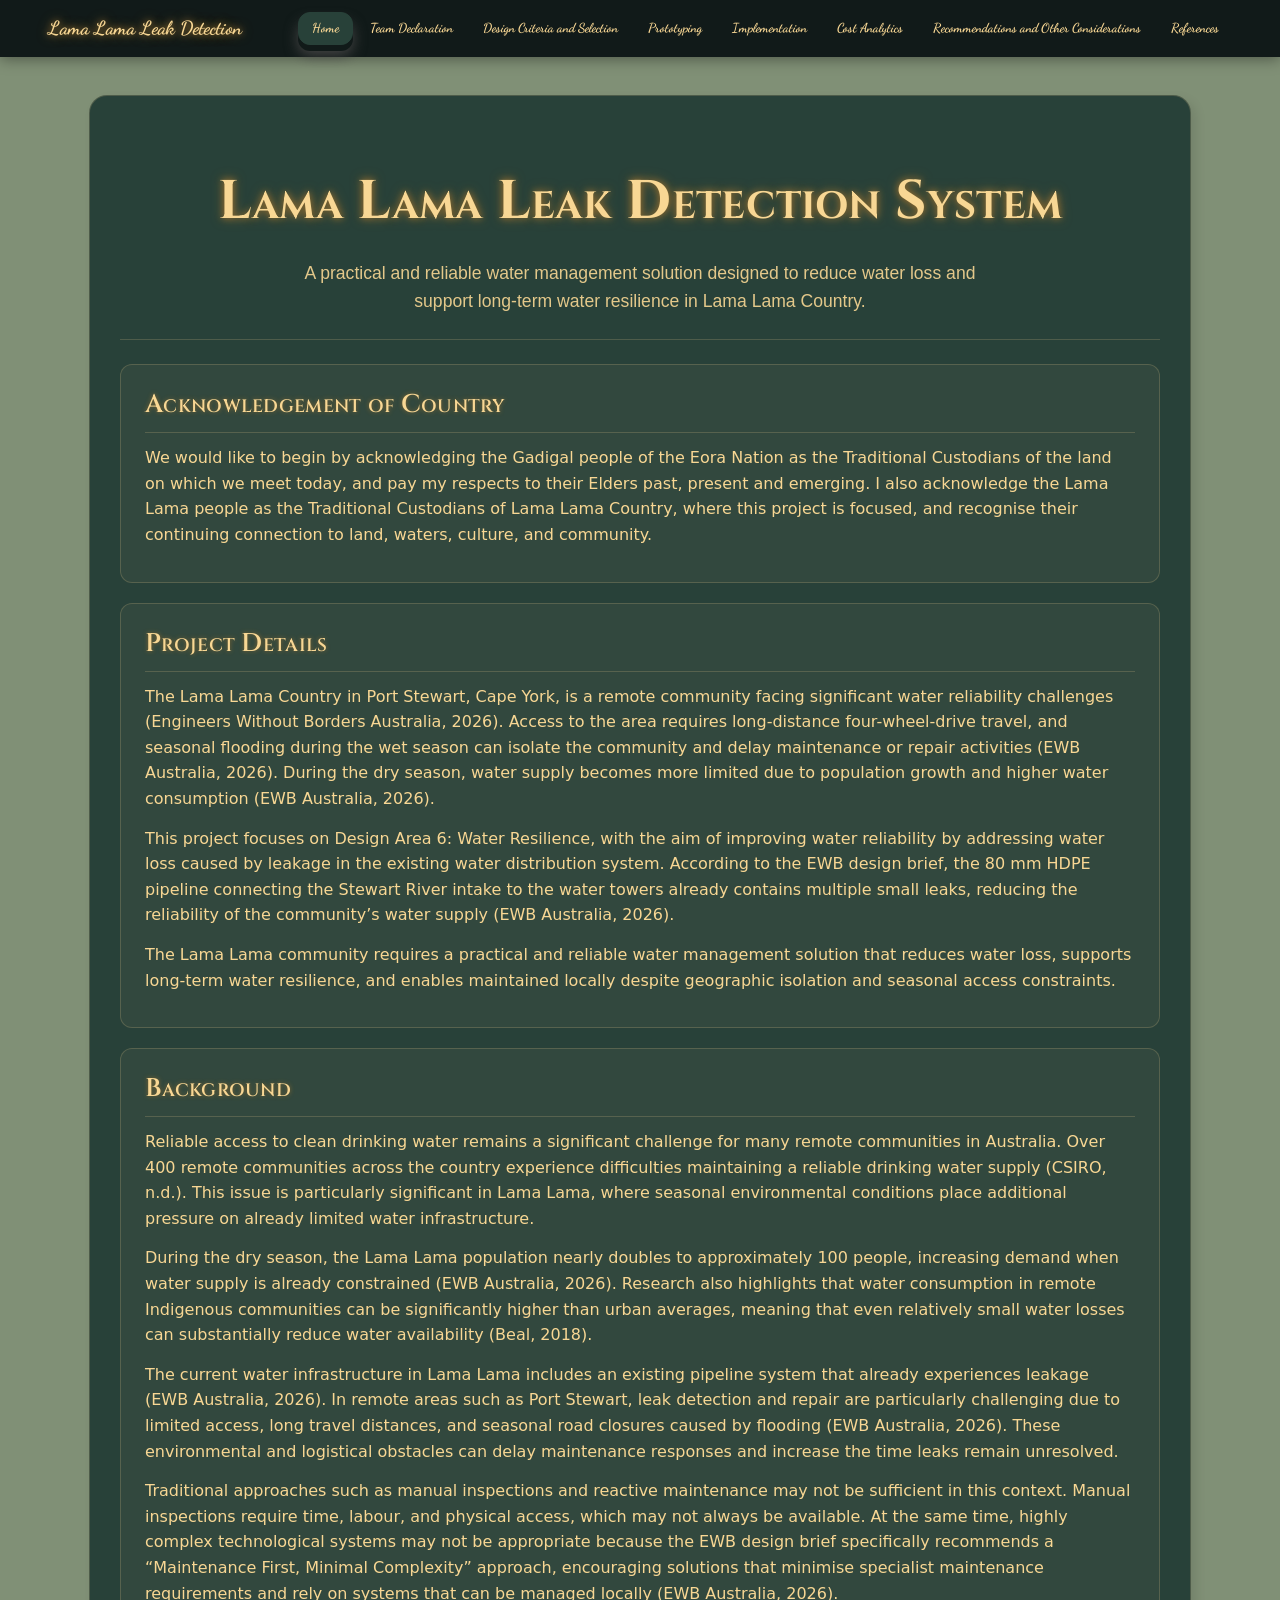
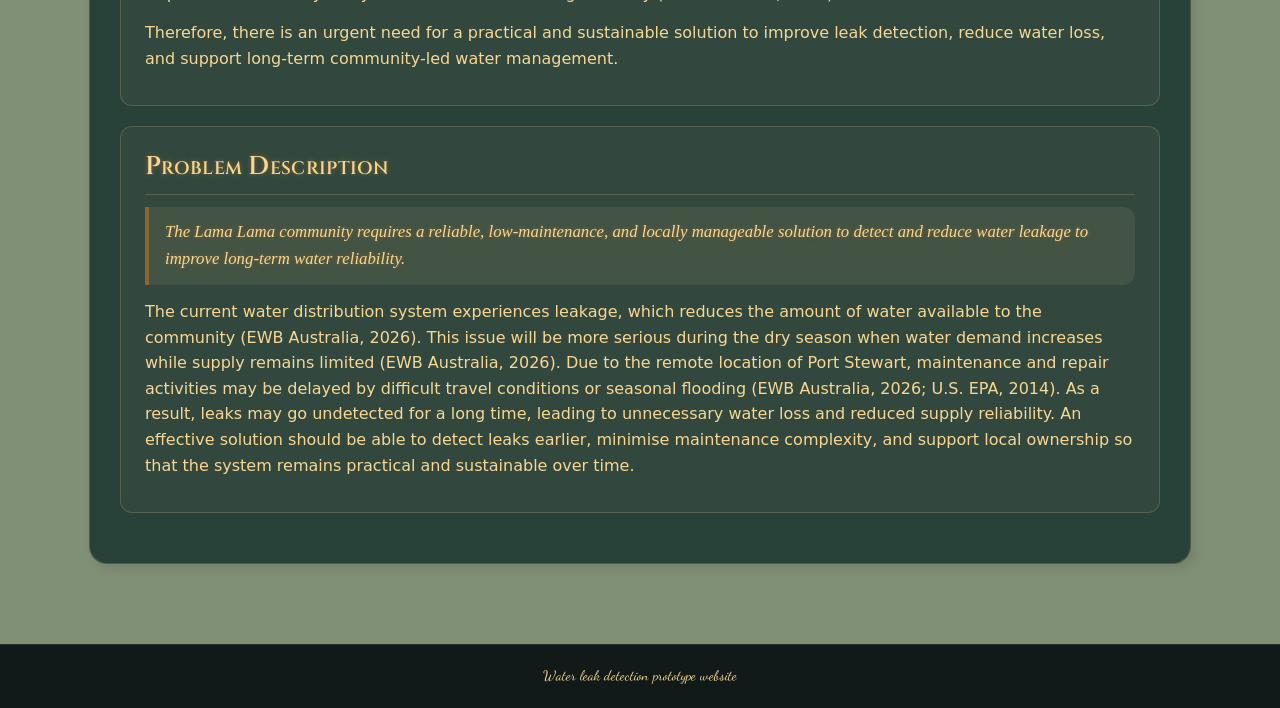
<file: index.html>
<!DOCTYPE html>
<html lang="en">

<head>
  <meta charset="UTF-8" />
  <meta name="viewport" content="width=device-width, initial-scale=1.0" />
  <title>Home</title>
  <link rel="preconnect" href="https://fonts.googleapis.com" />
  <link rel="preconnect" href="https://fonts.gstatic.com" crossorigin />
  <link
    href="https://fonts.googleapis.com/css2?family=Cinzel:wght@400;600;700&family=Dancing+Script:wght@400;700&display=swap"
    rel="stylesheet" />
  <link rel="stylesheet" href="style.css" />
</head>

<body>
  <header>
    <div class="navbar">
      <div class="logo">Lama Lama Leak Detection</div>
      <nav>
        <ul>
          <li><a class="active" href="index.html">Home</a></li>
          <li><a href="teamDeclaration.html">Team Declaration</a></li>
          <li><a href="designCriteria.html">Design Criteria and Selection</a></li>
          <li><a href="prototyping.html">Prototyping</a></li>
          <li><a href="implementation.html">Implementation</a></li>
          <li><a href="costAnalytics.html">Cost Analytics</a></li>
          <li><a href="recommendations.html">Recommendations and Other Considerations</a></li>
          <li><a href="references.html">References</a></li>
        </ul>
      </nav>
    </div>
  </header>


  <main>
    <section class="page home-page">

      <div class="hero-section">
        <h1>Lama Lama Leak Detection System</h1>
        <p>
          A practical and reliable water management solution designed to reduce water loss
          and support long-term water resilience in Lama Lama Country.
        </p>
      </div>

      <section class="content-card acknowledgement-card">
        <h2>Acknowledgement of Country</h2>

        <p>
          We would like to begin by acknowledging the Gadigal people of the Eora Nation as the Traditional Custodians of
          the land on which we meet today, and pay my respects to their Elders past, present and emerging. I also
          acknowledge the Lama Lama people as the Traditional Custodians of Lama Lama Country, where this project is
          focused, and recognise their continuing connection to land, waters, culture, and community.
        </p>
      </section>

      <section class="content-card">
        <h2>Project Details</h2>

        <p>
          The Lama Lama Country in Port Stewart, Cape York, is a remote community facing significant water reliability
          challenges (Engineers Without Borders Australia, 2026). Access to the area requires long-distance
          four-wheel-drive travel, and seasonal flooding during the wet season can isolate the community and delay
          maintenance or repair activities (EWB Australia, 2026). During the dry season, water supply becomes more
          limited due to population growth and higher water consumption (EWB Australia, 2026).
        </p>

        <p>
          This project focuses on Design Area 6: Water Resilience, with the aim of improving water reliability by
          addressing water loss caused by leakage in the existing water distribution system. According to the EWB design
          brief, the 80 mm HDPE pipeline connecting the Stewart River intake to the water towers already contains
          multiple small leaks, reducing the reliability of the community’s water supply (EWB Australia, 2026).


        </p>

        <p>


          The Lama Lama community requires a practical and reliable water management solution that reduces water loss,
          supports long-term water resilience, and enables maintained locally despite geographic isolation and seasonal
          access constraints.
        </p>
      </section>

      <section class="content-card">
        <h2>Background</h2>

        <p>
          Reliable access to clean drinking water remains a significant challenge for many remote communities in
          Australia. Over 400 remote communities across the country experience difficulties maintaining a reliable
          drinking water supply (CSIRO, n.d.). This issue is particularly significant in Lama Lama, where seasonal
          environmental conditions place additional pressure on already limited water infrastructure.
        </p>

        <p>
          During the dry season, the Lama Lama population nearly doubles to approximately 100 people, increasing demand
          when water supply is already constrained (EWB Australia, 2026). Research also highlights that water
          consumption in remote Indigenous communities can be significantly higher than urban averages, meaning that
          even relatively small water losses can substantially reduce water availability (Beal, 2018).
        </p>

        <p>
          The current water infrastructure in Lama Lama includes an existing pipeline system that already experiences
          leakage (EWB Australia, 2026). In remote areas such as Port Stewart, leak detection and repair are
          particularly challenging due to limited access, long travel distances, and seasonal road closures caused by
          flooding (EWB Australia, 2026). These environmental and logistical obstacles can delay maintenance responses
          and increase the time leaks remain unresolved.
        </p>

        <p>
          Traditional approaches such as manual inspections and reactive maintenance may not be sufficient in this
          context. Manual inspections require time, labour, and physical access, which may not always be available. At
          the same time, highly complex technological systems may not be appropriate because the EWB design brief
          specifically recommends a “Maintenance First, Minimal Complexity” approach, encouraging solutions that
          minimise specialist maintenance requirements and rely on systems that can be managed locally (EWB Australia,
          2026).
        </p>

        <p>
          Therefore, there is an urgent need for a practical and sustainable solution to improve leak detection, reduce
          water loss, and support long-term community-led water management.
        </p>
      </section>

      <section class="content-card">
        <h2>Problem Description</h2>

        <p class="needs-statement">
          The Lama Lama community requires a reliable, low-maintenance, and locally manageable solution to detect and
          reduce water leakage to improve long-term water reliability.
        </p>

        <p>
          The current water distribution system experiences leakage, which reduces the amount of water available to the
          community (EWB Australia, 2026). This issue will be more serious during the dry season when water demand
          increases while supply remains limited (EWB Australia, 2026). Due to the remote location of Port Stewart,
          maintenance and repair activities may be delayed by difficult travel conditions or seasonal flooding (EWB
          Australia, 2026; U.S. EPA, 2014). As a result, leaks may go undetected for a long time, leading to unnecessary
          water loss and reduced supply reliability. An effective solution should be able to detect leaks earlier,
          minimise maintenance complexity, and support local ownership so that the system remains practical and
          sustainable over time.
        </p>
      </section>

    </section>
  </main>

  <footer>
    Water leak detection prototype website
  </footer>
</body>

</html>
</file>
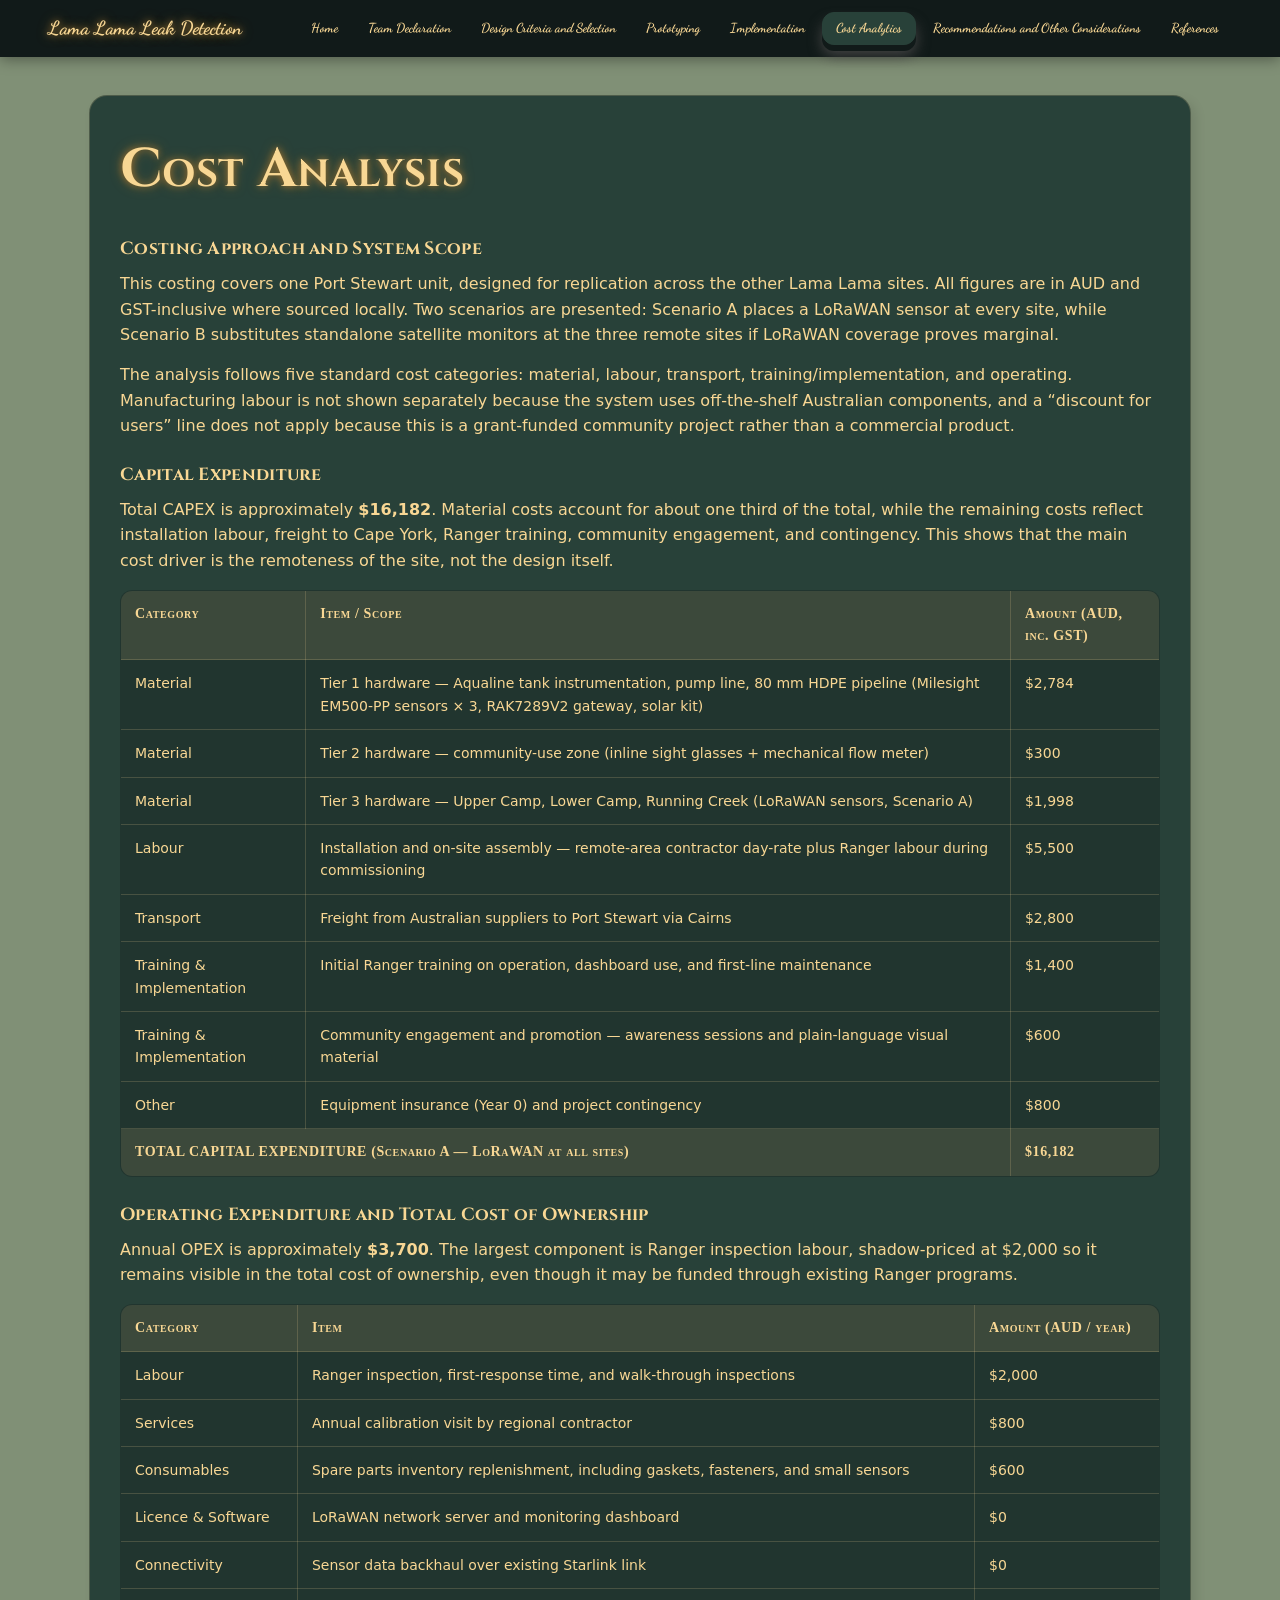
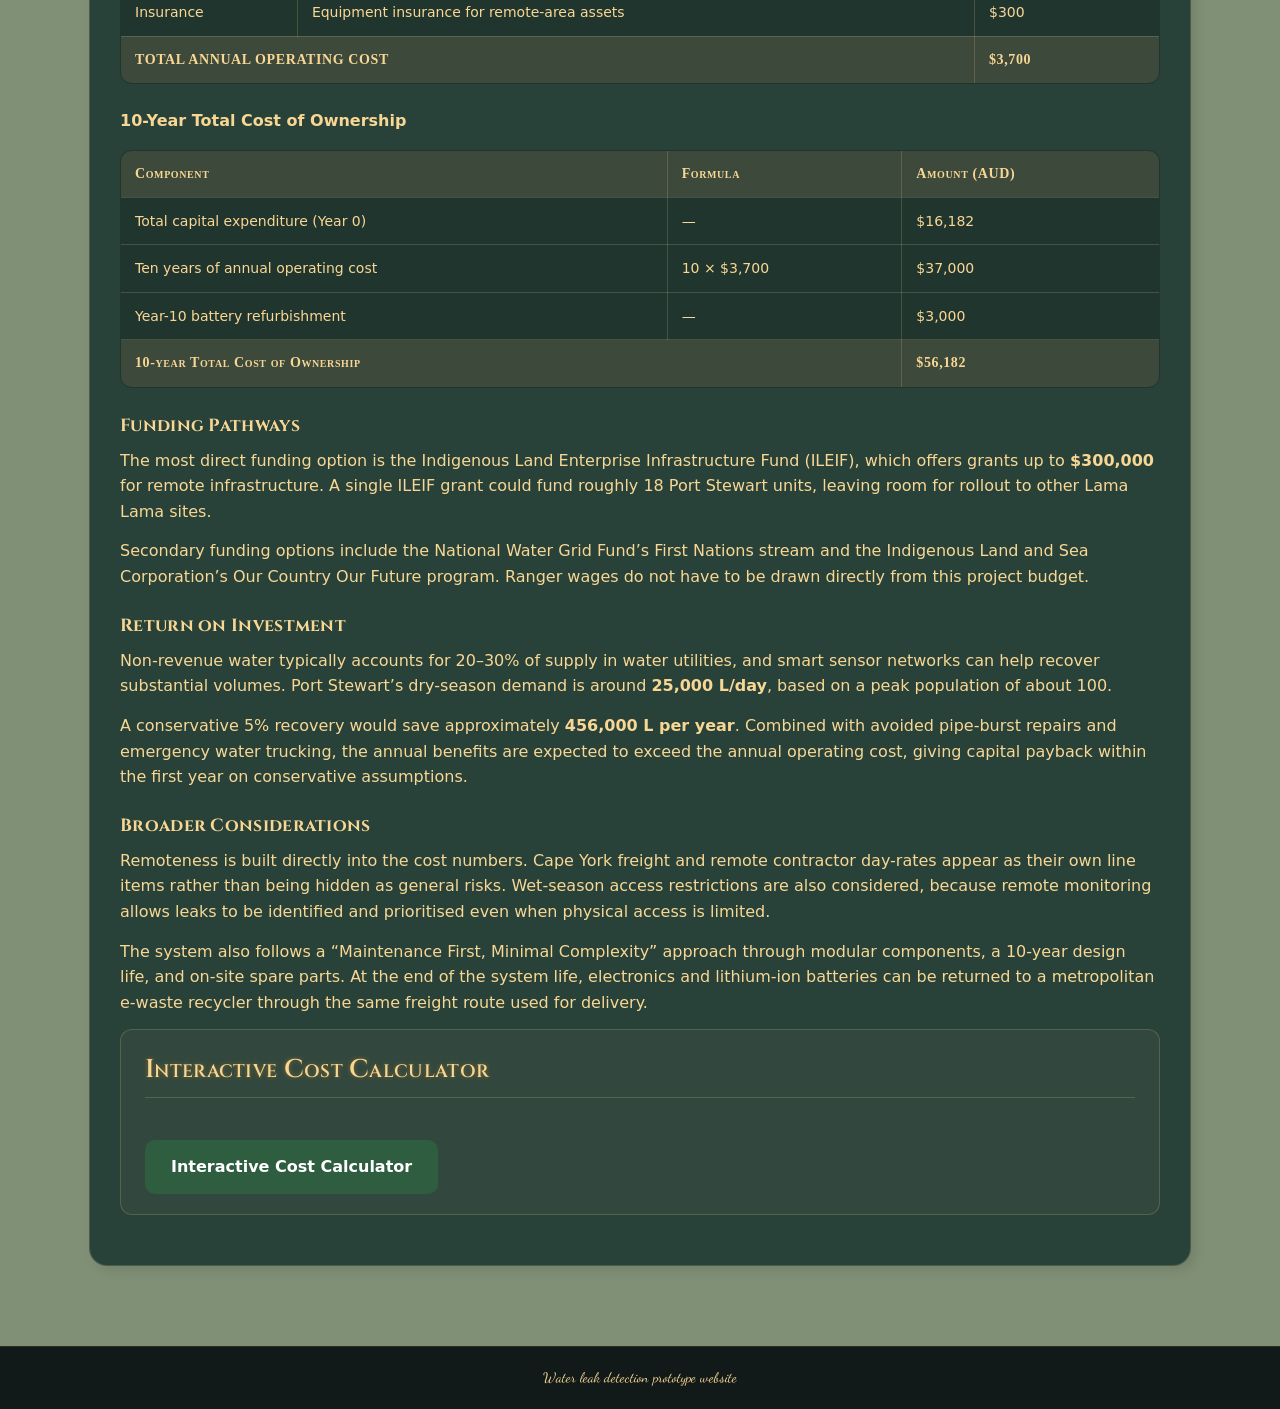
<file: costAnalytics.html>
<!DOCTYPE html>
<html lang="en">

<head>
  <meta charset="UTF-8" />
  <meta name="viewport" content="width=device-width, initial-scale=1.0" />
  <title>Cost Analytics</title>
  <link rel="preconnect" href="https://fonts.googleapis.com" />
  <link rel="preconnect" href="https://fonts.gstatic.com" crossorigin />
  <link
    href="https://fonts.googleapis.com/css2?family=Cinzel:wght@400;600;700&family=Dancing+Script:wght@400;700&display=swap"
    rel="stylesheet" />
  <link rel="stylesheet" href="style.css" />
</head>

<body>
  <header>
    <div class="navbar">
      <div class="logo">Lama Lama Leak Detection</div>
      <nav>
        <ul>
          <li><a href="index.html">Home</a></li>
          <li><a href="teamDeclaration.html">Team Declaration</a></li>
          <li><a href="designCriteria.html">Design Criteria and Selection</a></li>
          <li><a href="prototyping.html">Prototyping</a></li>
          <li><a href="implementation.html">Implementation</a></li>
          <li><a class="active" href="costAnalytics.html">Cost Analytics</a></li>
          <li><a href="recommendations.html">Recommendations and Other Considerations</a></li>
          <li><a href="references.html">References</a></li>
        </ul>
      </nav>
    </div>
  </header>


  <main>
    <section class="page">
      <h1>Cost Analysis</h1>

      <h3>Costing Approach and System Scope</h3>
      <p>
        This costing covers one Port Stewart unit, designed for replication across the other Lama Lama sites.
        All figures are in AUD and GST-inclusive where sourced locally. Two scenarios are presented:
        Scenario A places a LoRaWAN sensor at every site, while Scenario B substitutes standalone satellite
        monitors at the three remote sites if LoRaWAN coverage proves marginal.
      </p>
      <p>
        The analysis follows five standard cost categories: material, labour, transport, training/implementation,
        and operating. Manufacturing labour is not shown separately because the system uses off-the-shelf
        Australian components, and a “discount for users” line does not apply because this is a grant-funded
        community project rather than a commercial product.
      </p>

      <h3>Capital Expenditure</h3>
      <p>
        Total CAPEX is approximately <strong>$16,182</strong>. Material costs account for about one third of the total,
        while the remaining costs reflect installation labour, freight to Cape York, Ranger training, community
        engagement, and contingency. This shows that the main cost driver is the remoteness of the site, not the
        design itself.
      </p>

      <table>
        <tr>
          <th>Category</th>
          <th>Item / Scope</th>
          <th>Amount (AUD, inc. GST)</th>
        </tr>
        <tr>
          <td>Material</td>
          <td>Tier 1 hardware — Aqualine tank instrumentation, pump line, 80 mm HDPE pipeline (Milesight EM500-PP
            sensors × 3, RAK7289V2 gateway, solar kit)</td>
          <td>$2,784</td>
        </tr>
        <tr>
          <td>Material</td>
          <td>Tier 2 hardware — community-use zone (inline sight glasses + mechanical flow meter)</td>
          <td>$300</td>
        </tr>
        <tr>
          <td>Material</td>
          <td>Tier 3 hardware — Upper Camp, Lower Camp, Running Creek (LoRaWAN sensors, Scenario A)</td>
          <td>$1,998</td>
        </tr>
        <tr>
          <td>Labour</td>
          <td>Installation and on-site assembly — remote-area contractor day-rate plus Ranger labour during
            commissioning</td>
          <td>$5,500</td>
        </tr>
        <tr>
          <td>Transport</td>
          <td>Freight from Australian suppliers to Port Stewart via Cairns</td>
          <td>$2,800</td>
        </tr>
        <tr>
          <td>Training & Implementation</td>
          <td>Initial Ranger training on operation, dashboard use, and first-line maintenance</td>
          <td>$1,400</td>
        </tr>
        <tr>
          <td>Training & Implementation</td>
          <td>Community engagement and promotion — awareness sessions and plain-language visual material</td>
          <td>$600</td>
        </tr>
        <tr>
          <td>Other</td>
          <td>Equipment insurance (Year 0) and project contingency</td>
          <td>$800</td>
        </tr>
        <tr>
          <th colspan="2">TOTAL CAPITAL EXPENDITURE (Scenario A — LoRaWAN at all sites)</th>
          <th>$16,182</th>
        </tr>
      </table>

      <h3>Operating Expenditure and Total Cost of Ownership</h3>
      <p>
        Annual OPEX is approximately <strong>$3,700</strong>. The largest component is Ranger inspection labour,
        shadow-priced at $2,000 so it remains visible in the total cost of ownership, even though it may be funded
        through existing Ranger programs.
      </p>

      <table>
        <tr>
          <th>Category</th>
          <th>Item</th>
          <th>Amount (AUD / year)</th>
        </tr>
        <tr>
          <td>Labour</td>
          <td>Ranger inspection, first-response time, and walk-through inspections</td>
          <td>$2,000</td>
        </tr>
        <tr>
          <td>Services</td>
          <td>Annual calibration visit by regional contractor</td>
          <td>$800</td>
        </tr>
        <tr>
          <td>Consumables</td>
          <td>Spare parts inventory replenishment, including gaskets, fasteners, and small sensors</td>
          <td>$600</td>
        </tr>
        <tr>
          <td>Licence & Software</td>
          <td>LoRaWAN network server and monitoring dashboard</td>
          <td>$0</td>
        </tr>
        <tr>
          <td>Connectivity</td>
          <td>Sensor data backhaul over existing Starlink link</td>
          <td>$0</td>
        </tr>
        <tr>
          <td>Insurance</td>
          <td>Equipment insurance for remote-area assets</td>
          <td>$300</td>
        </tr>
        <tr>
          <th colspan="2">TOTAL ANNUAL OPERATING COST</th>
          <th>$3,700</th>
        </tr>
      </table>

      <h4>10-Year Total Cost of Ownership</h4>

      <table>
        <tr>
          <th>Component</th>
          <th>Formula</th>
          <th>Amount (AUD)</th>
        </tr>
        <tr>
          <td>Total capital expenditure (Year 0)</td>
          <td>—</td>
          <td>$16,182</td>
        </tr>
        <tr>
          <td>Ten years of annual operating cost</td>
          <td>10 × $3,700</td>
          <td>$37,000</td>
        </tr>
        <tr>
          <td>Year-10 battery refurbishment</td>
          <td>—</td>
          <td>$3,000</td>
        </tr>
        <tr>
          <th colspan="2">10-year Total Cost of Ownership</th>
          <th>$56,182</th>
        </tr>
      </table>

      <h3>Funding Pathways</h3>
      <p>
        The most direct funding option is the Indigenous Land Enterprise Infrastructure Fund (ILEIF), which offers
        grants up to <strong>$300,000</strong> for remote infrastructure. A single ILEIF grant could fund roughly
        18 Port Stewart units, leaving room for rollout to other Lama Lama sites.
      </p>
      <p>
        Secondary funding options include the National Water Grid Fund’s First Nations stream and the Indigenous
        Land and Sea Corporation’s Our Country Our Future program. Ranger wages do not have to be drawn directly
        from this project budget.
      </p>

      <h3>Return on Investment</h3>
      <p>
        Non-revenue water typically accounts for 20–30% of supply in water utilities, and smart sensor networks can
        help recover substantial volumes. Port Stewart’s dry-season demand is around <strong>25,000 L/day</strong>,
        based on a peak population of about 100.
      </p>
      <p>
        A conservative 5% recovery would save approximately <strong>456,000 L per year</strong>. Combined with avoided
        pipe-burst repairs and emergency water trucking, the annual benefits are expected to exceed the annual operating
        cost, giving capital payback within the first year on conservative assumptions.
      </p>

      <h3>Broader Considerations</h3>
      <p>
        Remoteness is built directly into the cost numbers. Cape York freight and remote contractor day-rates appear
        as their own line items rather than being hidden as general risks. Wet-season access restrictions are also
        considered, because remote monitoring allows leaks to be identified and prioritised even when physical access
        is limited.
      </p>
      <p>
        The system also follows a “Maintenance First, Minimal Complexity” approach through modular components,
        a 10-year design life, and on-site spare parts. At the end of the system life, electronics and lithium-ion
        batteries can be returned to a metropolitan e-waste recycler through the same freight route used for delivery.
      </p>
      <section class="content-card interactive-calculator-card">
        <h2>Interactive Cost Calculator</h2>
        <a href="https://docs.google.com/spreadsheets/d/1RDqZO3fjxSZu9eiY0RW2otcFP11oGYOX/edit?usp=share_link&ouid=114824133655750721942&rtpof=true&sd=true"
          target="_blank" class="calculator-button">
          Interactive Cost Calculator
        </a>
      </section>
    </section>
  </main>

  <footer>
    Water leak detection prototype website
  </footer>
</body>

</html>
</file>
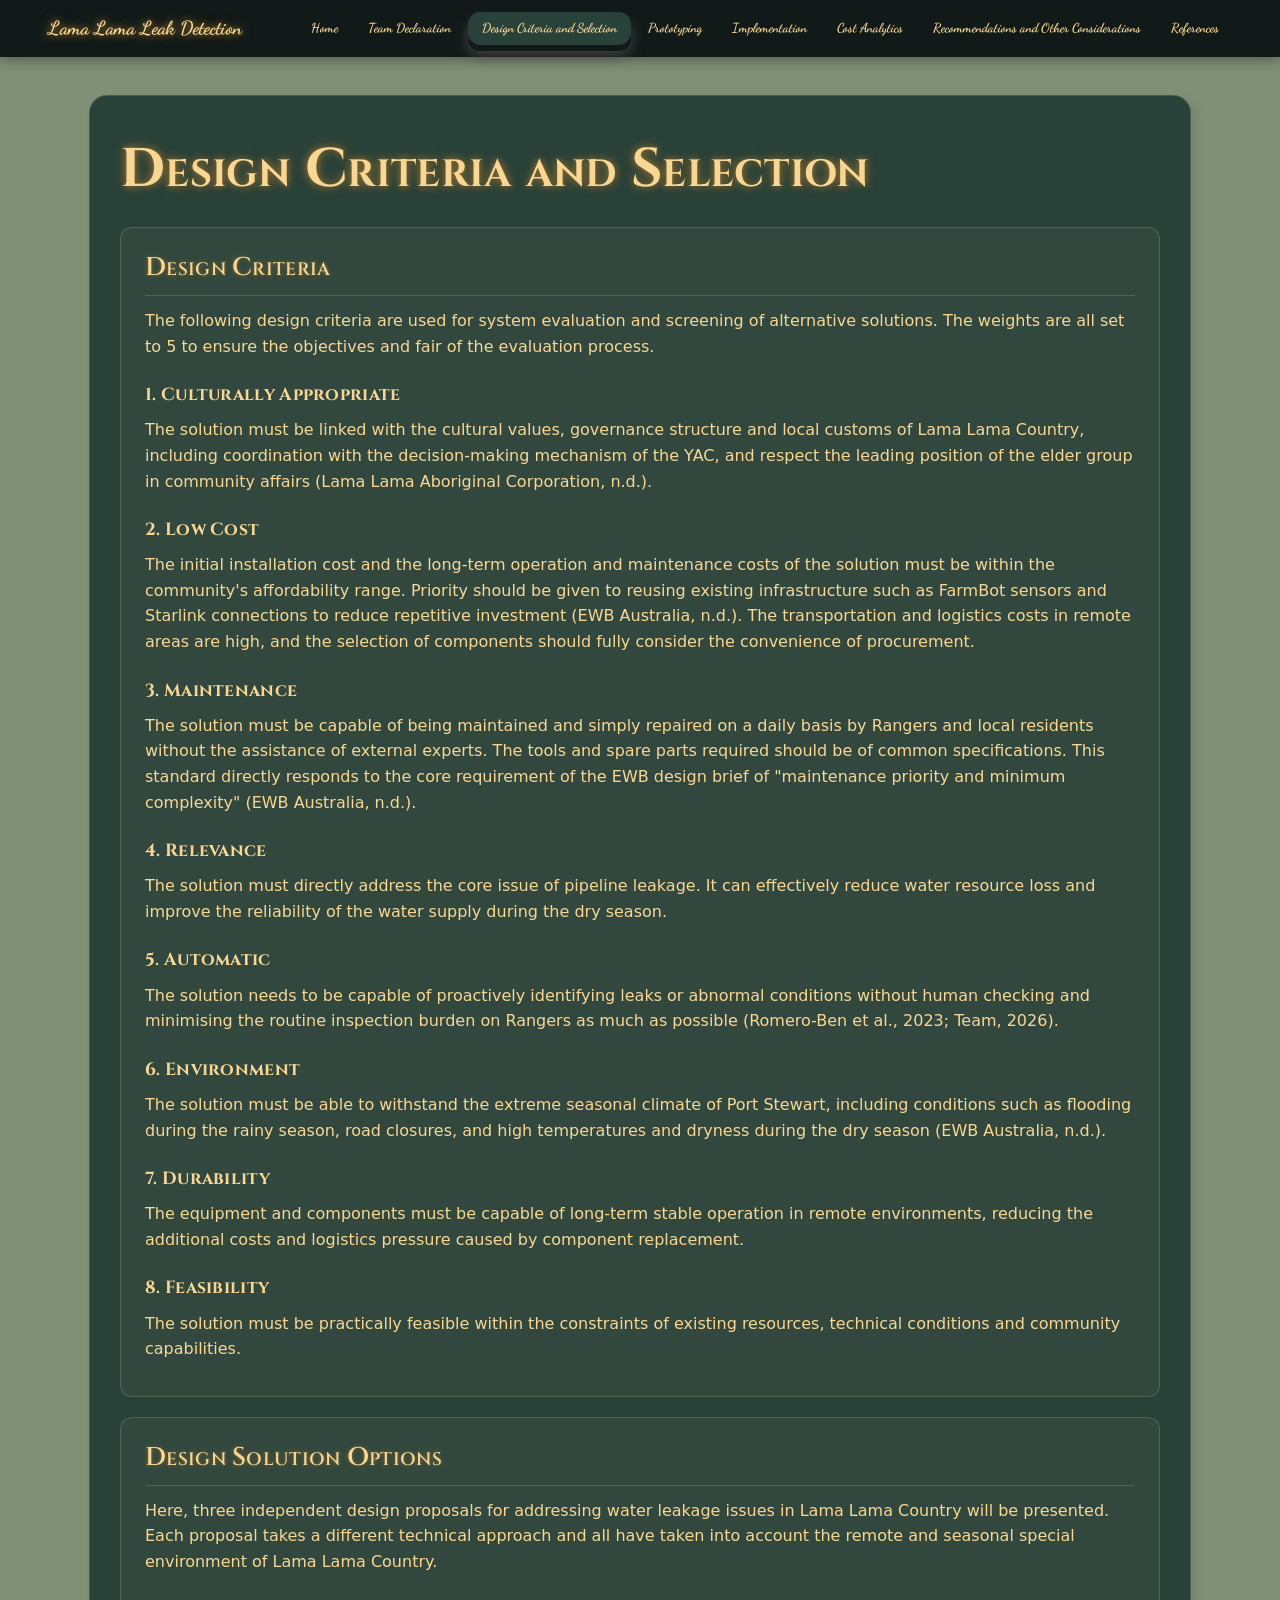
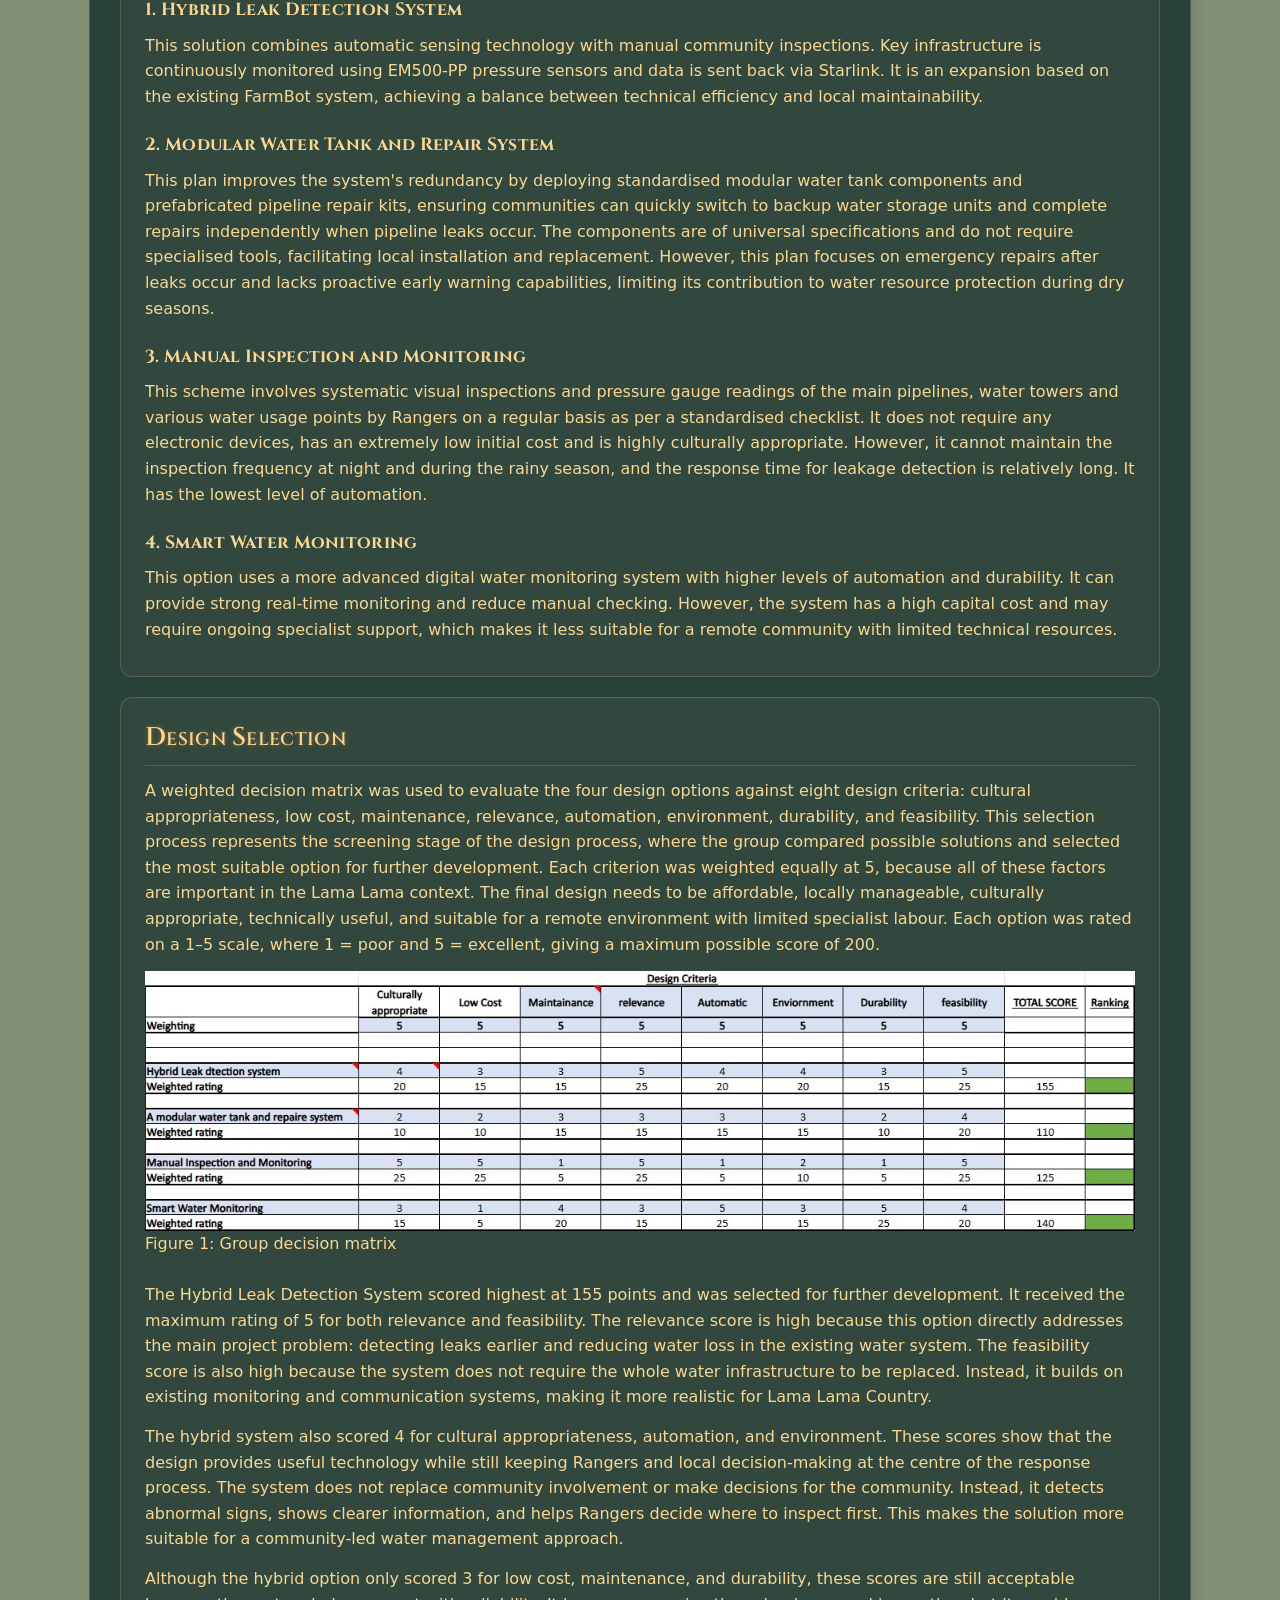
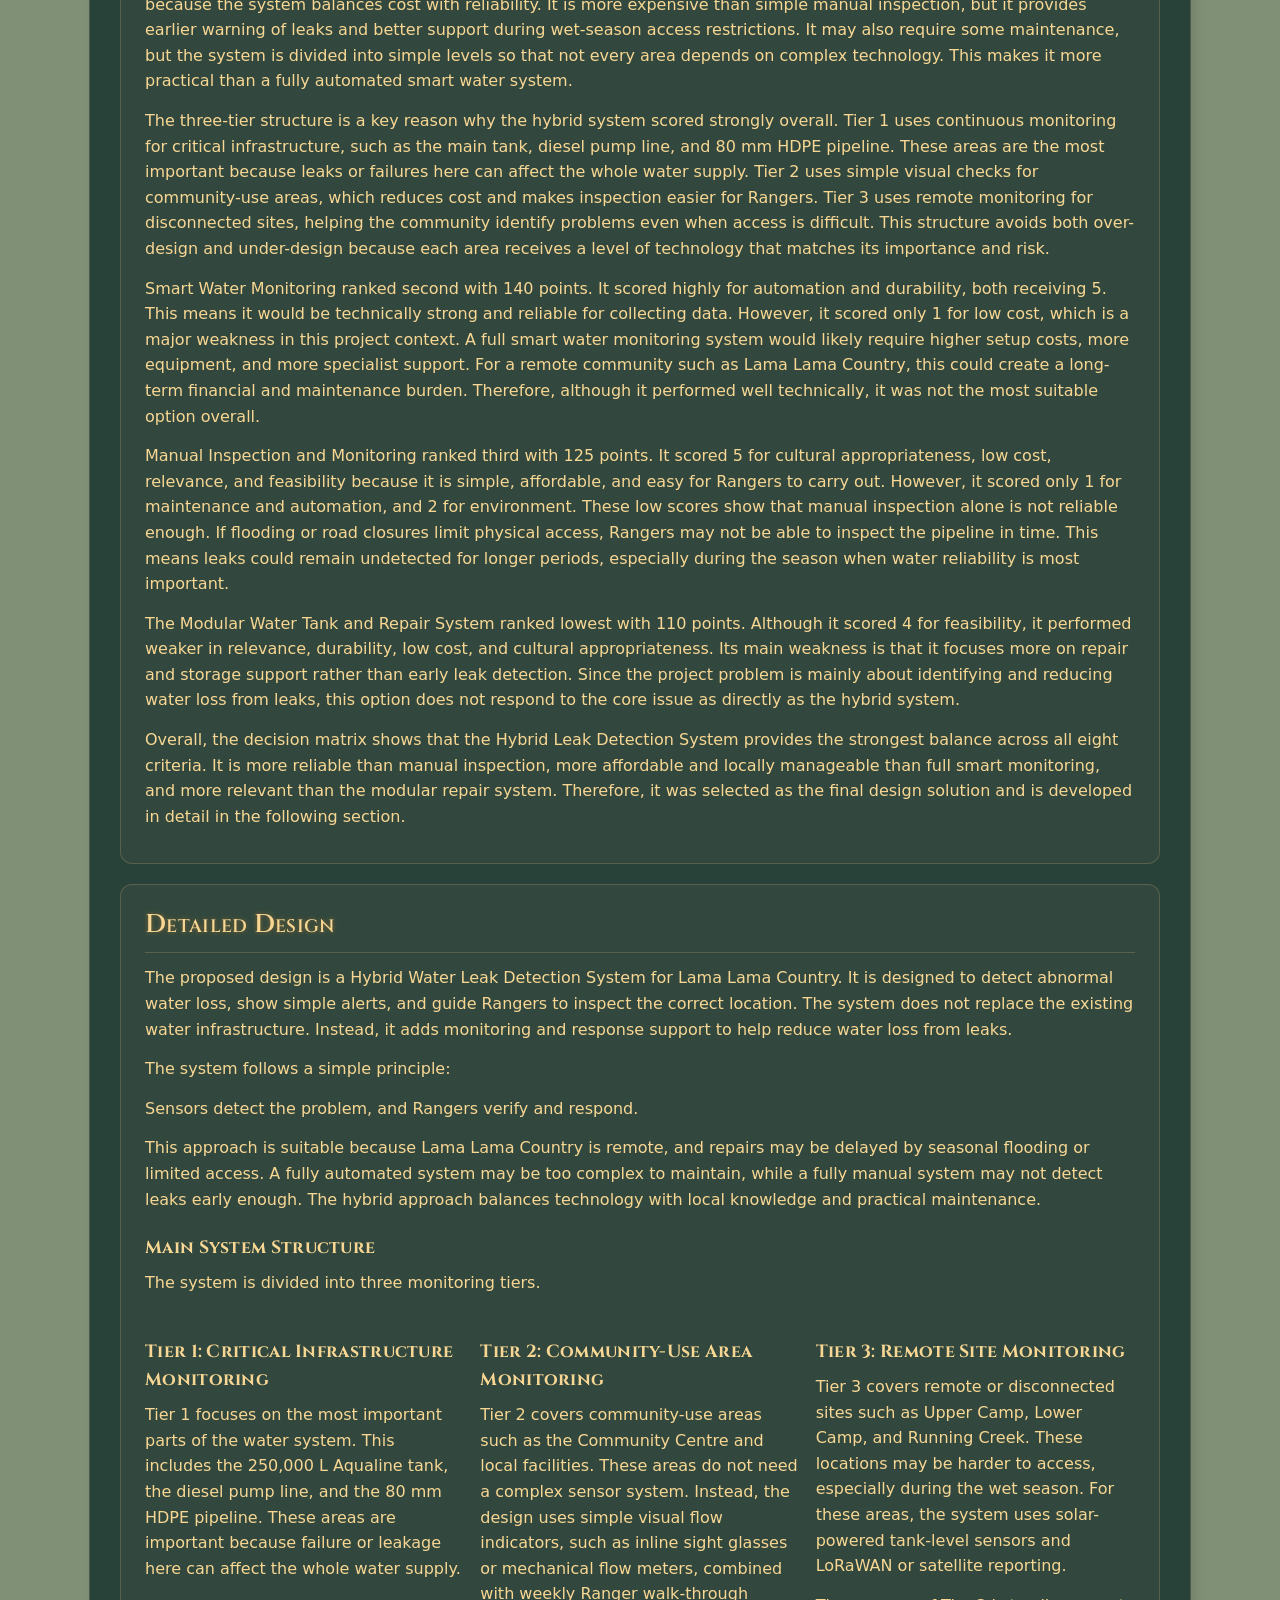
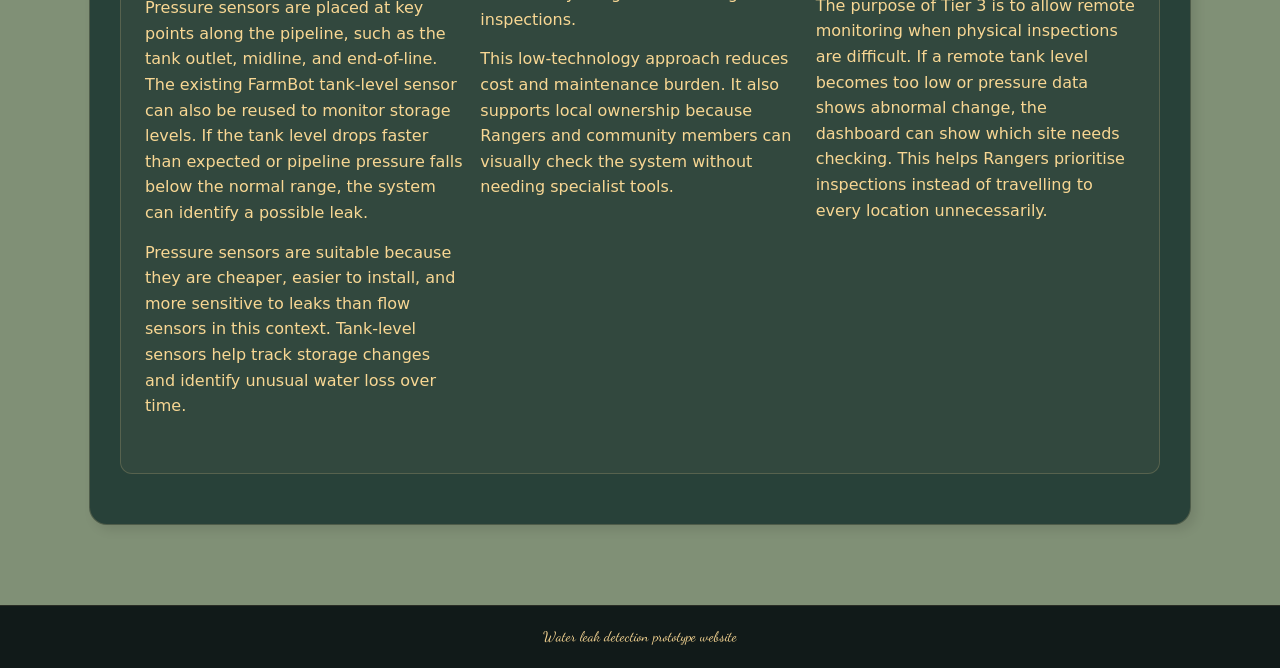
<file: designCriteria.html>
<!DOCTYPE html>
<html lang="en">

<head>
  <meta charset="UTF-8" />
  <meta name="viewport" content="width=device-width, initial-scale=1.0" />
  <title>Design Criteria and Selection — Lama Lama Leak Detection</title>
  <link rel="preconnect" href="https://fonts.googleapis.com" />
  <link rel="preconnect" href="https://fonts.gstatic.com" crossorigin />
  <link
    href="https://fonts.googleapis.com/css2?family=Cinzel:wght@400;600;700&family=Dancing+Script:wght@400;700&display=swap"
    rel="stylesheet" />
  <link rel="stylesheet" href="style.css" />
</head>

<body>
  <header>
    <div class="navbar">
      <div class="logo">Lama Lama Leak Detection</div>
      <nav>
        <ul>
          <li><a href="index.html">Home</a></li>
          <li><a href="teamDeclaration.html">Team Declaration</a></li>
          <li><a class="active" href="designCriteria.html">Design Criteria and Selection</a></li>
          <li><a href="prototyping.html">Prototyping</a></li>
          <li><a href="implementation.html">Implementation</a></li>
          <li><a href="costAnalytics.html">Cost Analytics</a></li>
          <li><a href="recommendations.html">Recommendations and Other Considerations</a></li>
          <li><a href="references.html">References</a></li>
        </ul>
      </nav>
    </div>
  </header>


  <main>
    <section class="page">

      <h1>Design Criteria and Selection</h1>

      <section class="content-card">
        <h2>Design Criteria</h2>
        <p>
          The following design criteria are used for system evaluation and screening of alternative solutions.
          The weights are all set to 5 to ensure the objectives and fair of the evaluation process.
        </p>

        <h3>1. Culturally Appropriate</h3>
        <p>
          The solution must be linked with the cultural values, governance structure and local customs of
          Lama Lama Country, including coordination with the decision-making mechanism of the YAC, and respect
          the leading position of the elder group in community affairs (Lama Lama Aboriginal Corporation, n.d.).
        </p>

        <h3>2. Low Cost</h3>
        <p>
          The initial installation cost and the long-term operation and maintenance costs of the solution must be
          within the community's affordability range. Priority should be given to reusing existing infrastructure
          such as FarmBot sensors and Starlink connections to reduce repetitive investment (EWB Australia, n.d.).
          The transportation and logistics costs in remote areas are high, and the selection of components should
          fully consider the convenience of procurement.
        </p>

        <h3>3. Maintenance</h3>
        <p>
          The solution must be capable of being maintained and simply repaired on a daily basis by Rangers and
          local residents without the assistance of external experts. The tools and spare parts required should be
          of common specifications. This standard directly responds to the core requirement of the EWB design brief
          of "maintenance priority and minimum complexity" (EWB Australia, n.d.).
        </p>

        <h3>4. Relevance</h3>
        <p>
          The solution must directly address the core issue of pipeline leakage. It can effectively reduce water
          resource loss and improve the reliability of the water supply during the dry season.
        </p>

        <h3>5. Automatic</h3>
        <p>
          The solution needs to be capable of proactively identifying leaks or abnormal conditions without human
          checking and minimising the routine inspection burden on Rangers as much as possible
          (Romero-Ben et al., 2023; Team, 2026).
        </p>

        <h3>6. Environment</h3>
        <p>
          The solution must be able to withstand the extreme seasonal climate of Port Stewart, including conditions
          such as flooding during the rainy season, road closures, and high temperatures and dryness during the dry
          season (EWB Australia, n.d.).
        </p>

        <h3>7. Durability</h3>
        <p>
          The equipment and components must be capable of long-term stable operation in remote environments,
          reducing the additional costs and logistics pressure caused by component replacement.
        </p>

        <h3>8. Feasibility</h3>
        <p>
          The solution must be practically feasible within the constraints of existing resources, technical
          conditions and community capabilities.
        </p>
      </section>

      <section class="content-card">
        <h2>Design Solution Options</h2>
        <p>
          Here, three independent design proposals for addressing water leakage issues in Lama Lama Country will
          be presented. Each proposal takes a different technical approach and all have taken into account the
          remote and seasonal special environment of Lama Lama Country.
        </p>

        <h3>1. Hybrid Leak Detection System</h3>
        <p>
          This solution combines automatic sensing technology with manual community inspections. Key infrastructure
          is continuously monitored using EM500-PP pressure sensors and data is sent back via Starlink. It is an
          expansion based on the existing FarmBot system, achieving a balance between technical efficiency and local
          maintainability.
        </p>

        <h3>2. Modular Water Tank and Repair System</h3>
        <p>
          This plan improves the system's redundancy by deploying standardised modular water tank components and
          prefabricated pipeline repair kits, ensuring communities can quickly switch to backup water storage units
          and complete repairs independently when pipeline leaks occur. The components are of universal specifications
          and do not require specialised tools, facilitating local installation and replacement. However, this plan
          focuses on emergency repairs after leaks occur and lacks proactive early warning capabilities, limiting its
          contribution to water resource protection during dry seasons.
        </p>

        <h3>3. Manual Inspection and Monitoring</h3>
        <p>
          This scheme involves systematic visual inspections and pressure gauge readings of the main pipelines, water
          towers and various water usage points by Rangers on a regular basis as per a standardised checklist. It does
          not require any electronic devices, has an extremely low initial cost and is highly culturally appropriate.
          However, it cannot maintain the inspection frequency at night and during the rainy season, and the response
          time for leakage detection is relatively long. It has the lowest level of automation.
        </p>
        <h3>4. Smart Water Monitoring</h3>
        <p>
          This option uses a more advanced digital water monitoring system with higher levels of automation and
          durability. It can provide strong real-time monitoring and reduce manual checking. However, the system has
          a high capital cost and may require ongoing specialist support, which makes it less suitable for a remote
          community with limited technical resources.
        </p>
      </section>

      <section class="content-card">
        <h2>Design Selection</h2>

        <p>
          A weighted decision matrix was used to evaluate the four design options against eight design criteria:
          cultural appropriateness, low cost, maintenance, relevance, automation, environment, durability, and
          feasibility. This selection process represents the screening stage of the design process, where the group
          compared possible solutions and selected the most suitable option for further development. Each criterion was
          weighted equally at 5, because all of these factors are important in the Lama Lama context. The final design
          needs to be affordable, locally manageable, culturally appropriate, technically useful, and suitable for a
          remote environment with limited specialist labour. Each option was rated on a 1–5 scale, where 1 = poor and 5
          = excellent, giving a maximum possible score of 200.
        </p>

        <figure class="image-placeholder">
          <div class="placeholder-box">
            <img src="Images/DecisionMatrix.png"
              alt="Community ownership and long-term sustainability of the leak detection system">
          </div>
          <figcaption>Figure 1: Group decision matrix</figcaption>
        </figure>
        <br>
        <p>
          The Hybrid Leak Detection System scored highest at 155 points and was selected for further development. It
          received the maximum rating of 5 for both relevance and feasibility. The relevance score is high because this
          option directly addresses the main project problem: detecting leaks earlier and reducing water loss in the
          existing water system. The feasibility score is also high because the system does not require the whole water
          infrastructure to be replaced. Instead, it builds on existing monitoring and communication systems, making it
          more realistic for Lama Lama Country.

        </p>

        <p>
          The hybrid system also scored 4 for cultural appropriateness, automation, and environment. These scores show
          that the design provides useful technology while still keeping Rangers and local decision-making at the centre
          of the response process. The system does not replace community involvement or make decisions for the
          community. Instead, it detects abnormal signs, shows clearer information, and helps Rangers decide where to
          inspect first. This makes the solution more suitable for a community-led water management approach.

        </p>

        <p>
          Although the hybrid option only scored 3 for low cost, maintenance, and durability, these scores are still
          acceptable because the system balances cost with reliability. It is more expensive than simple manual
          inspection, but it provides earlier warning of leaks and better support during wet-season access restrictions.
          It may also require some maintenance, but the system is divided into simple levels so that not every area
          depends on complex technology. This makes it more practical than a fully automated smart water system.

        </p>

        <p>
          The three-tier structure is a key reason why the hybrid system scored strongly overall. Tier 1 uses continuous
          monitoring for critical infrastructure, such as the main tank, diesel pump line, and 80 mm HDPE pipeline.
          These areas are the most important because leaks or failures here can affect the whole water supply. Tier 2
          uses simple visual checks for community-use areas, which reduces cost and makes inspection easier for Rangers.
          Tier 3 uses remote monitoring for disconnected sites, helping the community identify problems even when access
          is difficult. This structure avoids both over-design and under-design because each area receives a level of
          technology that matches its importance and risk.

        </p>

        <p>
          Smart Water Monitoring ranked second with 140 points. It scored highly for automation and durability, both
          receiving 5. This means it would be technically strong and reliable for collecting data. However, it scored
          only 1 for low cost, which is a major weakness in this project context. A full smart water monitoring system
          would likely require higher setup costs, more equipment, and more specialist support. For a remote community
          such as Lama Lama Country, this could create a long-term financial and maintenance burden. Therefore, although
          it performed well technically, it was not the most suitable option overall.

        </p>

        <p>
          Manual Inspection and Monitoring ranked third with 125 points. It scored 5 for cultural appropriateness, low
          cost, relevance, and feasibility because it is simple, affordable, and easy for Rangers to carry out. However,
          it scored only 1 for maintenance and automation, and 2 for environment. These low scores show that manual
          inspection alone is not reliable enough. If flooding or road closures limit physical access, Rangers may not
          be able to inspect the pipeline in time. This means leaks could remain undetected for longer periods,
          especially during the season when water reliability is most important.


        </p>

        <p>
          The Modular Water Tank and Repair System ranked lowest with 110 points. Although it scored 4 for feasibility,
          it performed weaker in relevance, durability, low cost, and cultural appropriateness. Its main weakness is
          that it focuses more on repair and storage support rather than early leak detection. Since the project problem
          is mainly about identifying and reducing water loss from leaks, this option does not respond to the core issue
          as directly as the hybrid system.


        </p>

        <p>
          Overall, the decision matrix shows that the Hybrid Leak Detection System provides the strongest balance across
          all eight criteria. It is more reliable than manual inspection, more affordable and locally manageable than
          full smart monitoring, and more relevant than the modular repair system. Therefore, it was selected as the
          final design solution and is developed in detail in the following section.

        </p>
      </section>

      <section class="content-card">
        <h2>Detailed Design</h2>

        <p>
          The proposed design is a Hybrid Water Leak Detection System for Lama Lama Country. It is designed to detect
          abnormal water loss, show simple alerts, and guide Rangers to inspect the correct location. The system does
          not replace the existing water infrastructure. Instead, it adds monitoring and response support to help reduce
          water loss from leaks.
        </p>

        <p>
          The system follows a simple principle:
        </p>

        <p>
          Sensors detect the problem, and Rangers verify and respond.
        </p>

        <p>
          This approach is suitable because Lama Lama Country is remote, and repairs may be delayed by seasonal flooding
          or limited access. A fully automated system may be too complex to maintain, while a fully manual system may
          not detect leaks early enough. The hybrid approach balances technology with local knowledge and practical
          maintenance.
        </p>

        <h3>Main System Structure</h3>

        <p>
          The system is divided into three monitoring tiers.
        </p>

        <div class="tier-grid">
          <div class="tier-card">
            <h3>Tier 1: Critical Infrastructure Monitoring</h3>
            <p>
              Tier 1 focuses on the most important parts of the water system. This includes the 250,000 L Aqualine tank,
              the diesel pump line, and the 80 mm HDPE pipeline. These areas are important because failure or leakage
              here can affect the whole water supply.
            </p>

            <p>
              Pressure sensors are placed at key points along the pipeline, such as the tank outlet, midline, and
              end-of-line. The existing FarmBot tank-level sensor can also be reused to monitor storage levels. If the
              tank level drops faster than expected or pipeline pressure falls below the normal range, the system can
              identify a possible leak.
            </p>

            <p>
              Pressure sensors are suitable because they are cheaper, easier to install, and more sensitive to leaks
              than flow sensors in this context. Tank-level sensors help track storage changes and identify unusual
              water loss over time.
            </p>
          </div>

          <div class="tier-card">
            <h3>Tier 2: Community-Use Area Monitoring</h3>
            <p>
              Tier 2 covers community-use areas such as the Community Centre and local facilities. These areas do not
              need a complex sensor system. Instead, the design uses simple visual flow indicators, such as inline sight
              glasses or mechanical flow meters, combined with weekly Ranger walk-through inspections.
            </p>

            <p>
              This low-technology approach reduces cost and maintenance burden. It also supports local ownership because
              Rangers and community members can visually check the system without needing specialist tools.
            </p>
          </div>

          <div class="tier-card">
            <h3>Tier 3: Remote Site Monitoring</h3>
            <p>
              Tier 3 covers remote or disconnected sites such as Upper Camp, Lower Camp, and Running Creek. These
              locations may be harder to access, especially during the wet season. For these areas, the system uses
              solar-powered tank-level sensors and LoRaWAN or satellite reporting.
            </p>

            <p>
              The purpose of Tier 3 is to allow remote monitoring when physical inspections are difficult. If a remote
              tank level becomes too low or pressure data shows abnormal change, the dashboard can show which site needs
              checking. This helps Rangers prioritise inspections instead of travelling to every location unnecessarily.
            </p>
          </div>
        </div>
      </section>

    </section>
  </main>

  <footer>
    Water leak detection prototype website
  </footer>
</body>

</html>
</file>
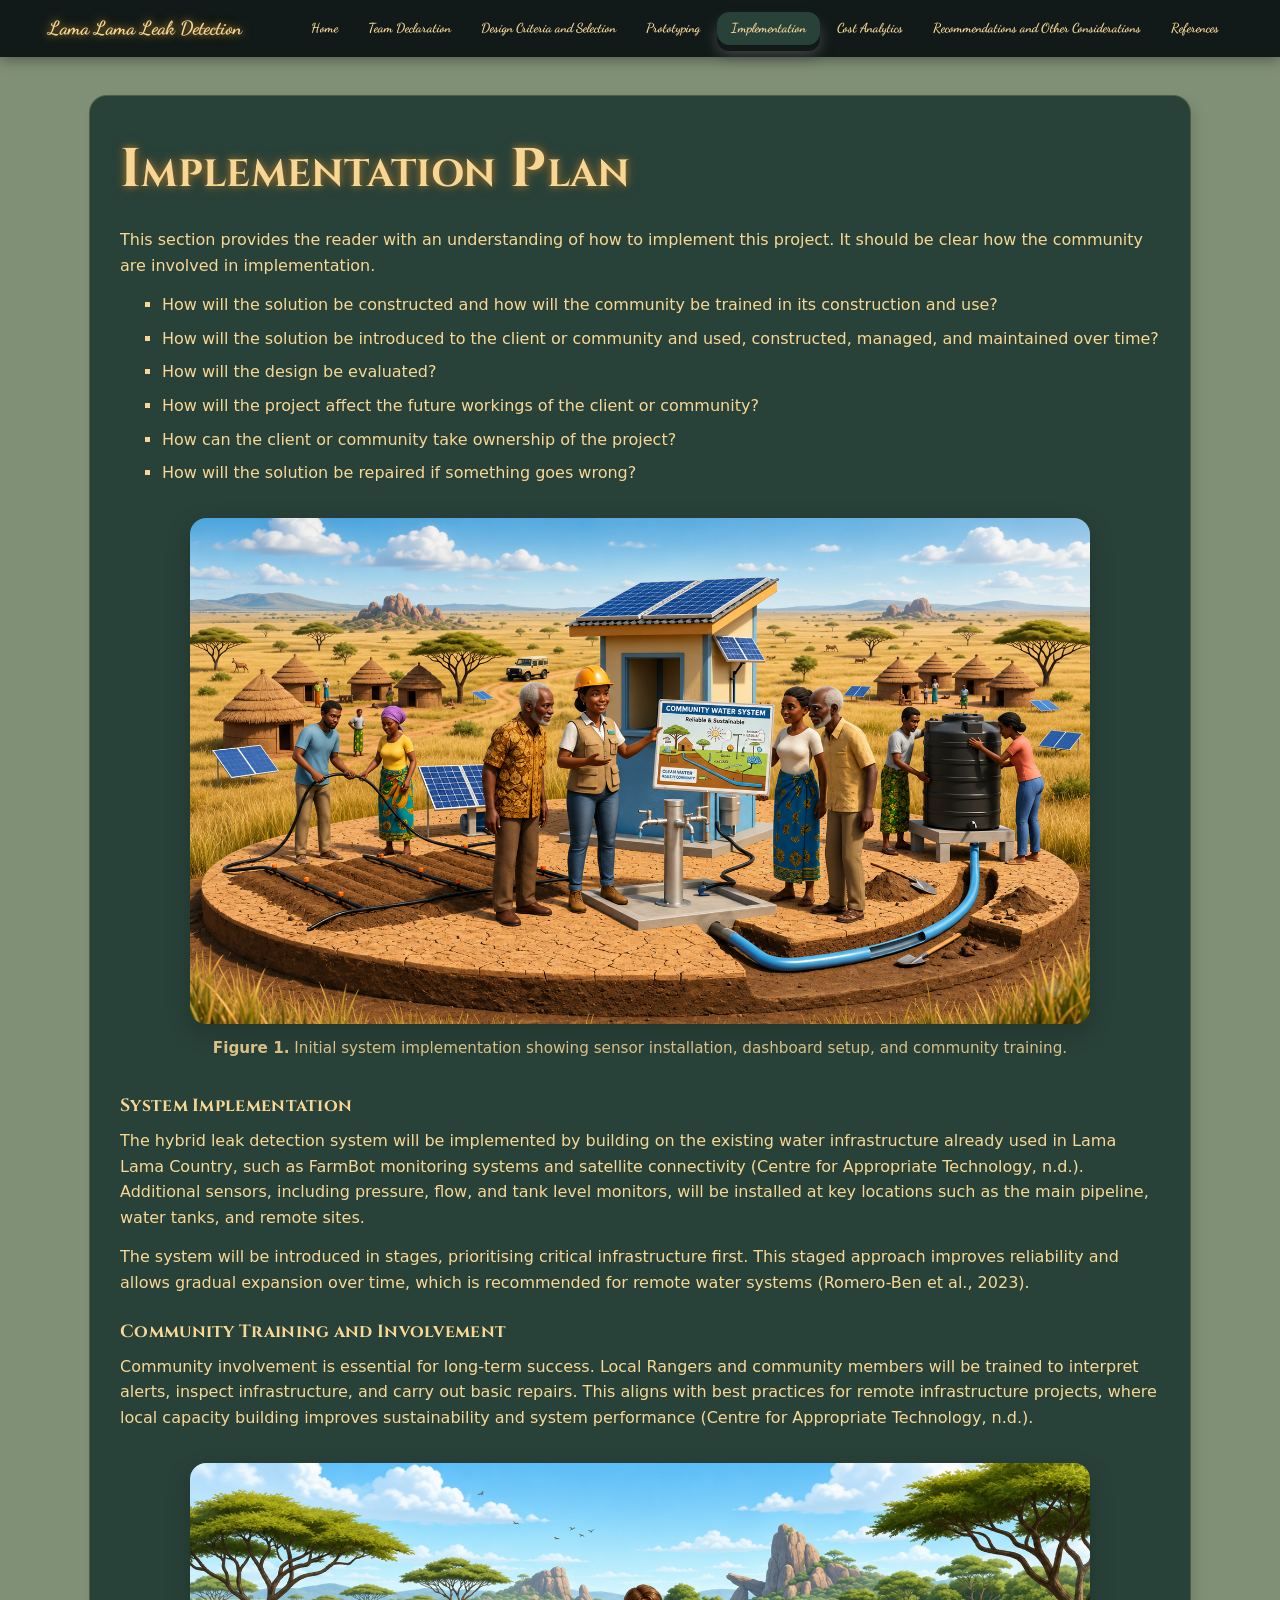
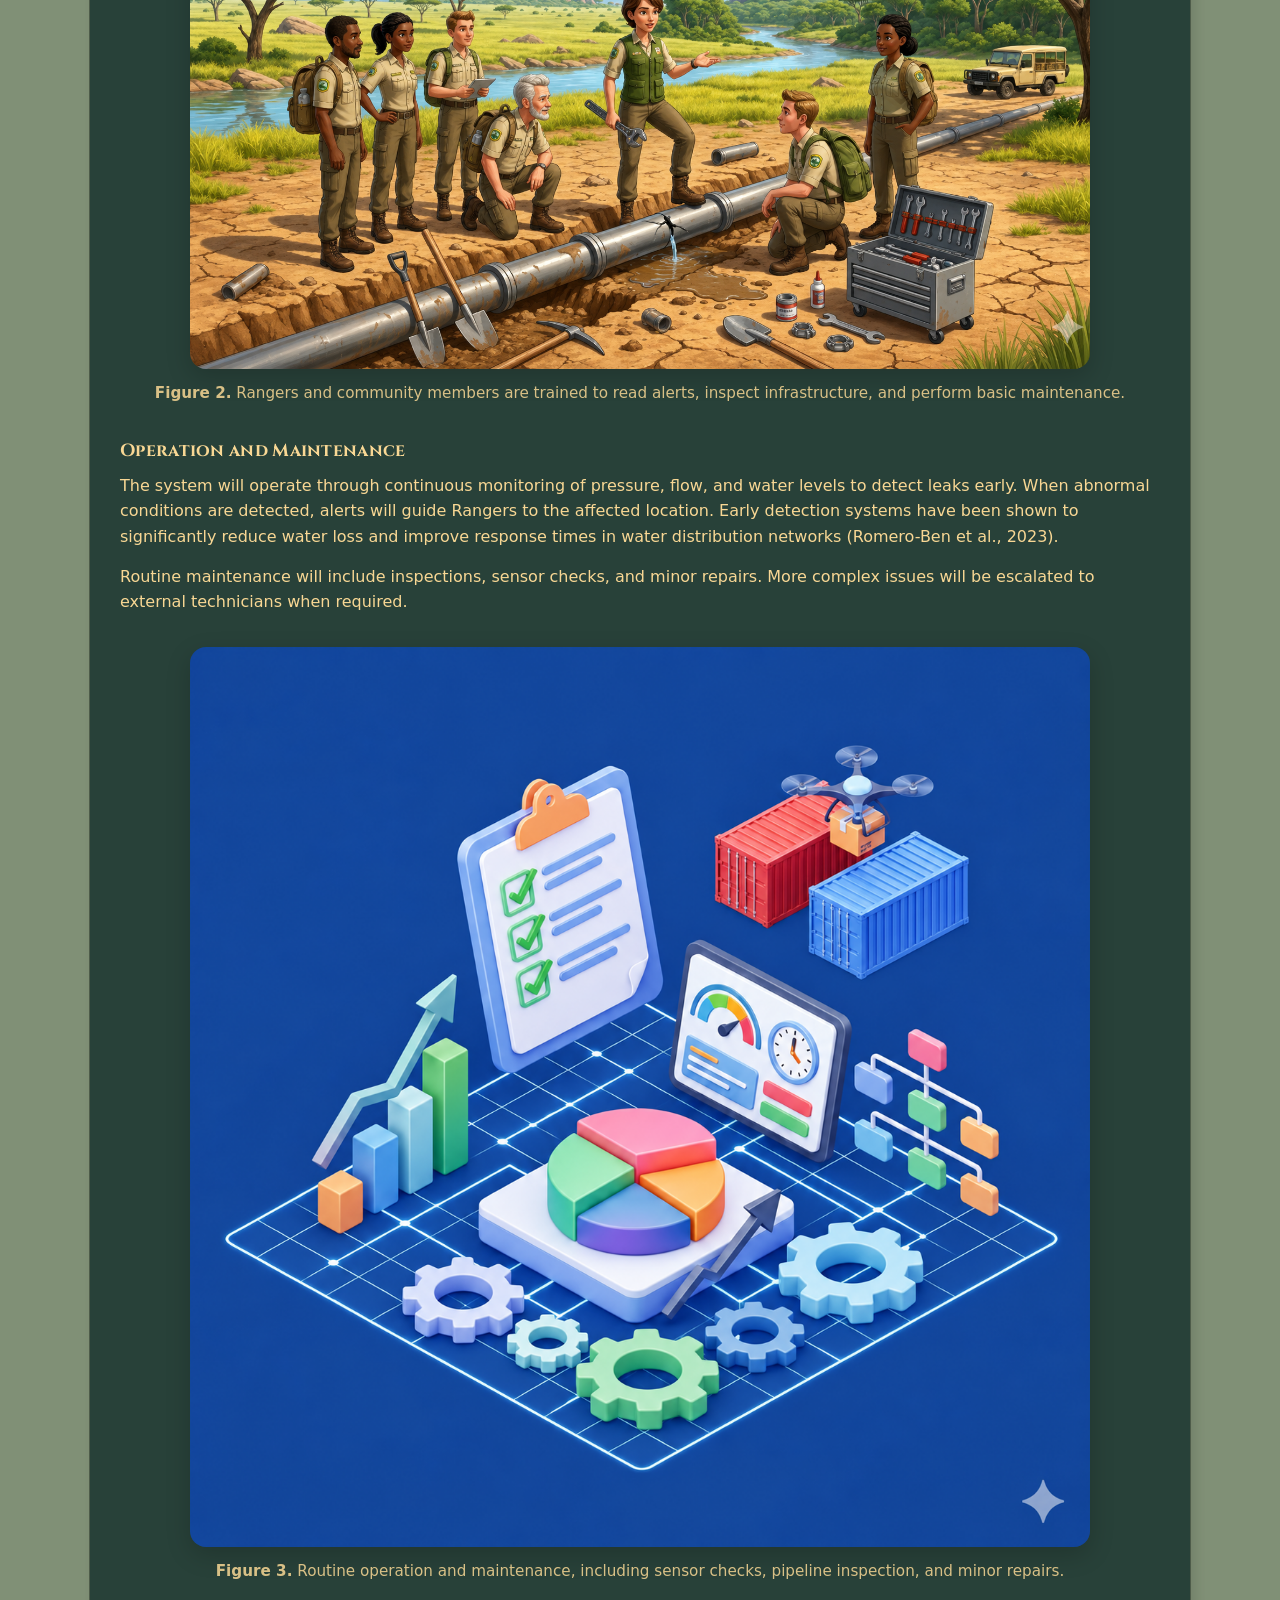
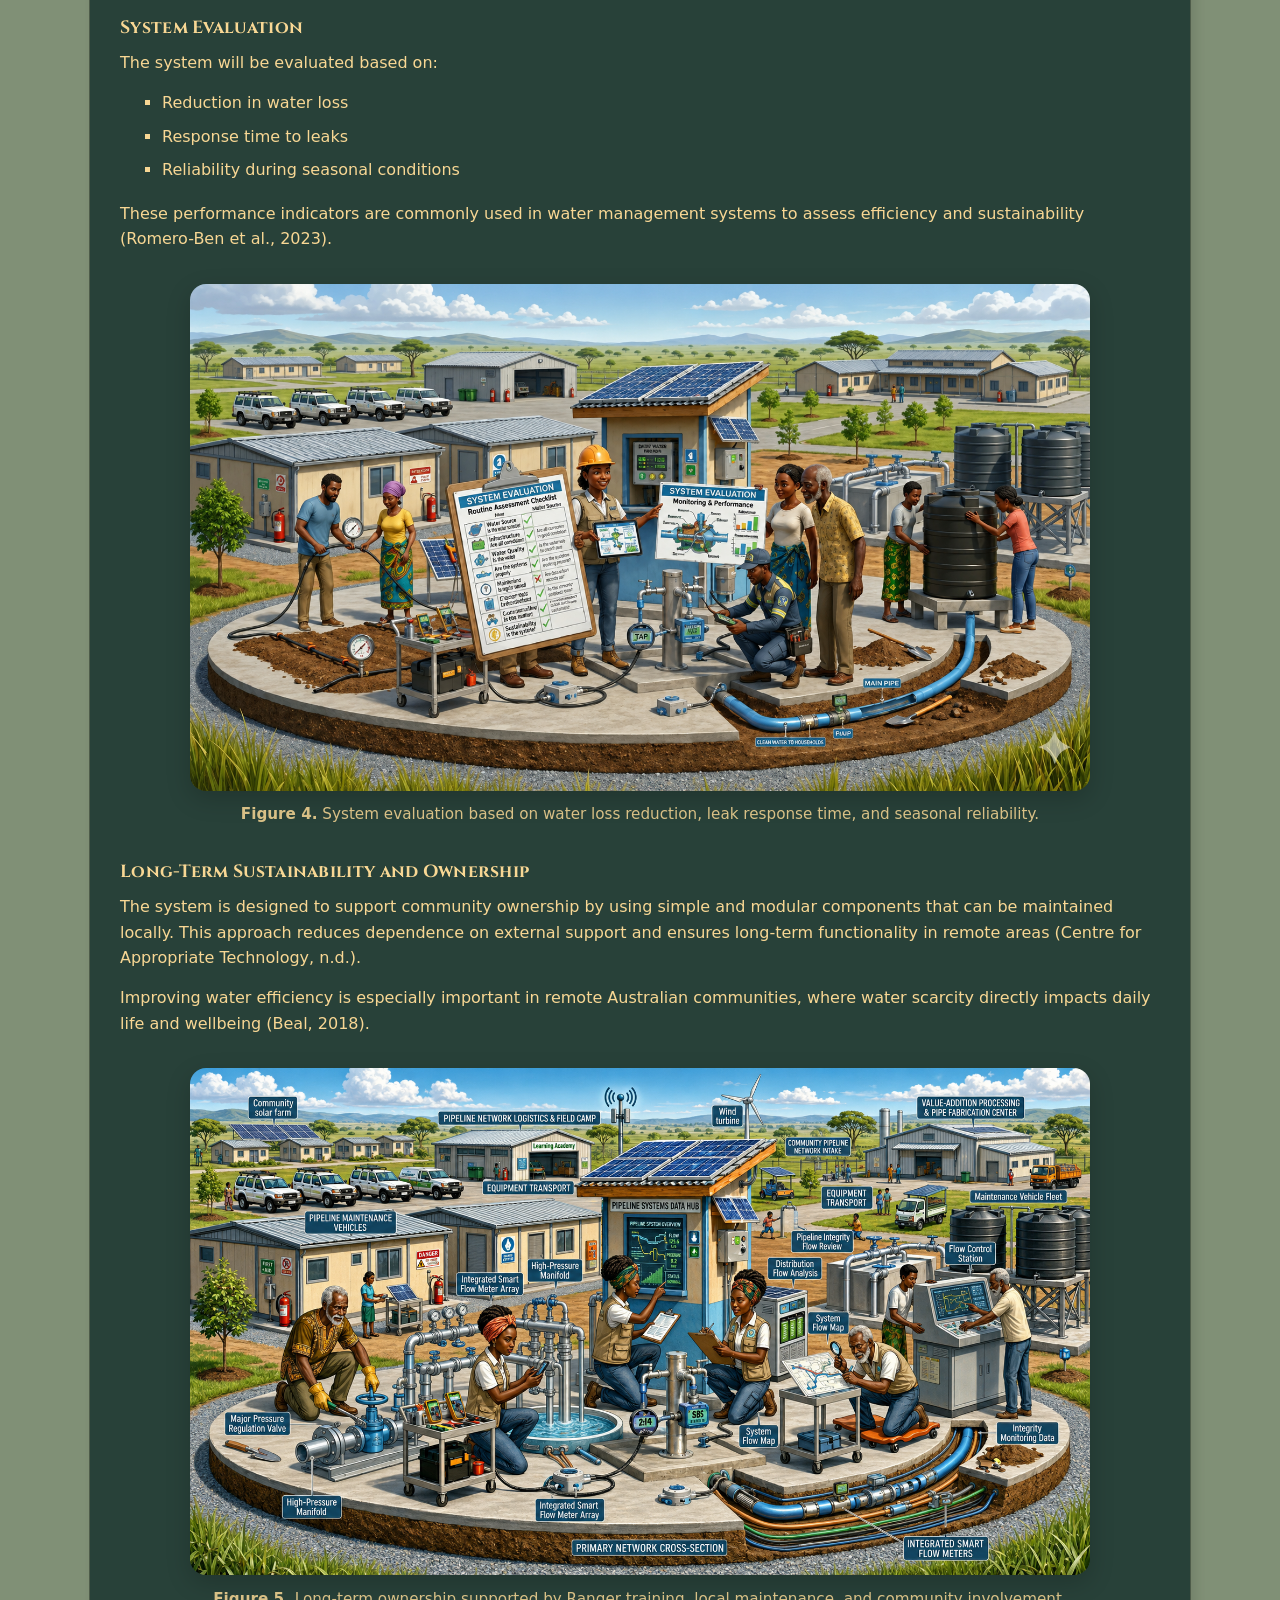
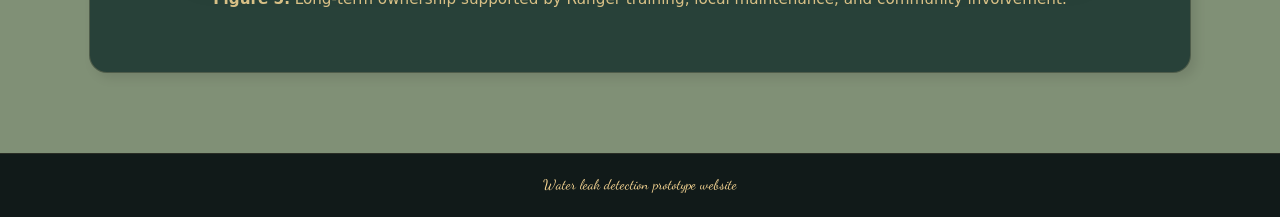
<file: implementation.html>
<!DOCTYPE html>
<html lang="en">

<head>
  <meta charset="UTF-8" />
  <meta name="viewport" content="width=device-width, initial-scale=1.0" />
  <title>Implementation</title>
  <link rel="preconnect" href="https://fonts.googleapis.com" />
  <link rel="preconnect" href="https://fonts.gstatic.com" crossorigin />
  <link
    href="https://fonts.googleapis.com/css2?family=Cinzel:wght@400;600;700&family=Dancing+Script:wght@400;700&display=swap"
    rel="stylesheet" />
  <link rel="stylesheet" href="style.css" />
</head>

<body>
  <header>
    <div class="navbar">
      <div class="logo">Lama Lama Leak Detection</div>
      <nav>
        <ul>
          <li><a href="index.html">Home</a></li>
          <li><a href="teamDeclaration.html">Team Declaration</a></li>
          <li><a href="designCriteria.html">Design Criteria and Selection</a></li>
          <li><a href="prototyping.html">Prototyping</a></li>
          <li><a class="active" href="implementation.html">Implementation</a></li>
          <li><a href="costAnalytics.html">Cost Analytics</a></li>
          <li><a href="recommendations.html">Recommendations and Other Considerations</a></li>
          <li><a href="references.html">References</a></li>
        </ul>
      </nav>
    </div>
  </header>


  <main>
    <section class="page">
      <h1>Implementation Plan</h1>

      <p>
        This section provides the reader with an understanding of how to implement this project.
        It should be clear how the community are involved in implementation.
      </p>

      <ul class="prototype-list">
        <li>How will the solution be constructed and how will the community be trained in its construction and use?</li>
        <li>How will the solution be introduced to the client or community and used, constructed, managed, and
          maintained over time?</li>
        <li>How will the design be evaluated?</li>
        <li>How will the project affect the future workings of the client or community?</li>
        <li>How can the client or community take ownership of the project?</li>
        <li>How will the solution be repaired if something goes wrong?</li>
      </ul>

      <figure class="prototype-figure figure-small">
        <img src="Images/Implement1.png"
          alt="Implementation setup showing sensors, water infrastructure, and community training">
        <figcaption>
          <strong>Figure 1.</strong> Initial system implementation showing sensor installation, dashboard setup, and
          community training.
        </figcaption>
      </figure>

      <h3>System Implementation</h3>
      <p>
        The hybrid leak detection system will be implemented by building on the existing water infrastructure
        already used in Lama Lama Country, such as FarmBot monitoring systems and satellite connectivity
        (Centre for Appropriate Technology, n.d.). Additional sensors, including pressure, flow, and tank level
        monitors, will be installed at key locations such as the main pipeline, water tanks, and remote sites.
      </p>

      <p>
        The system will be introduced in stages, prioritising critical infrastructure first. This staged approach
        improves reliability and allows gradual expansion over time, which is recommended for remote water
        systems (Romero-Ben et al., 2023).
      </p>

      <h3>Community Training and Involvement</h3>
      <p>
        Community involvement is essential for long-term success. Local Rangers and community members will be
        trained to interpret alerts, inspect infrastructure, and carry out basic repairs. This aligns with best
        practices for remote infrastructure projects, where local capacity building improves sustainability and
        system performance (Centre for Appropriate Technology, n.d.).
      </p>

      <figure class="prototype-figure figure-small">
        <img src="Images/Implement2.png"
          alt="Rangers and community members being trained to use the water monitoring system">
        <figcaption>
          <strong>Figure 2.</strong> Rangers and community members are trained to read alerts, inspect infrastructure,
          and perform basic maintenance.
        </figcaption>
      </figure>

      <h3>Operation and Maintenance</h3>
      <p>
        The system will operate through continuous monitoring of pressure, flow, and water levels to detect leaks
        early. When abnormal conditions are detected, alerts will guide Rangers to the affected location. Early
        detection systems have been shown to significantly reduce water loss and improve response times in water
        distribution networks (Romero-Ben et al., 2023).
      </p>

      <p>
        Routine maintenance will include inspections, sensor checks, and minor repairs. More complex issues will
        be escalated to external technicians when required.
      </p>

      <figure class="prototype-figure figure-tiny">
        <img src="Images/Implement3.png" alt="Rangers inspecting pipeline sensors and carrying out maintenance">
        <figcaption>
          <strong>Figure 3.</strong> Routine operation and maintenance, including sensor checks, pipeline inspection,
          and minor repairs.
        </figcaption>
      </figure>

      <h3>System Evaluation</h3>
      <p>
        The system will be evaluated based on:
      </p>

      <ul class="prototype-list">
        <li>Reduction in water loss</li>
        <li>Response time to leaks</li>
        <li>Reliability during seasonal conditions</li>
      </ul>

      <p>
        These performance indicators are commonly used in water management systems to assess efficiency and
        sustainability (Romero-Ben et al., 2023).
      </p>

      <figure class="prototype-figure figure-small">
        <img src="Images/Implement4.png"
          alt="System evaluation dashboard showing water loss, response time, and reliability indicators">
        <figcaption>
          <strong>Figure 4.</strong> System evaluation based on water loss reduction, leak response time, and seasonal
          reliability.
        </figcaption>
      </figure>

      <h3>Long-Term Sustainability and Ownership</h3>
      <p>
        The system is designed to support community ownership by using simple and modular components that can
        be maintained locally. This approach reduces dependence on external support and ensures long-term
        functionality in remote areas (Centre for Appropriate Technology, n.d.).
      </p>

      <p>
        Improving water efficiency is especially important in remote Australian communities, where water scarcity
        directly impacts daily life and wellbeing (Beal, 2018).
      </p>

      <figure class="prototype-figure figure-small">
        <img src="Images/Implement5.png"
          alt="Community ownership and long-term sustainability of the leak detection system">
        <figcaption>
          <strong>Figure 5.</strong> Long-term ownership supported by Ranger training, local maintenance, and community
          involvement.
        </figcaption>
      </figure>
    </section>
  </main>

  <footer>
    Water leak detection prototype website
  </footer>
</body>

</html>
</file>
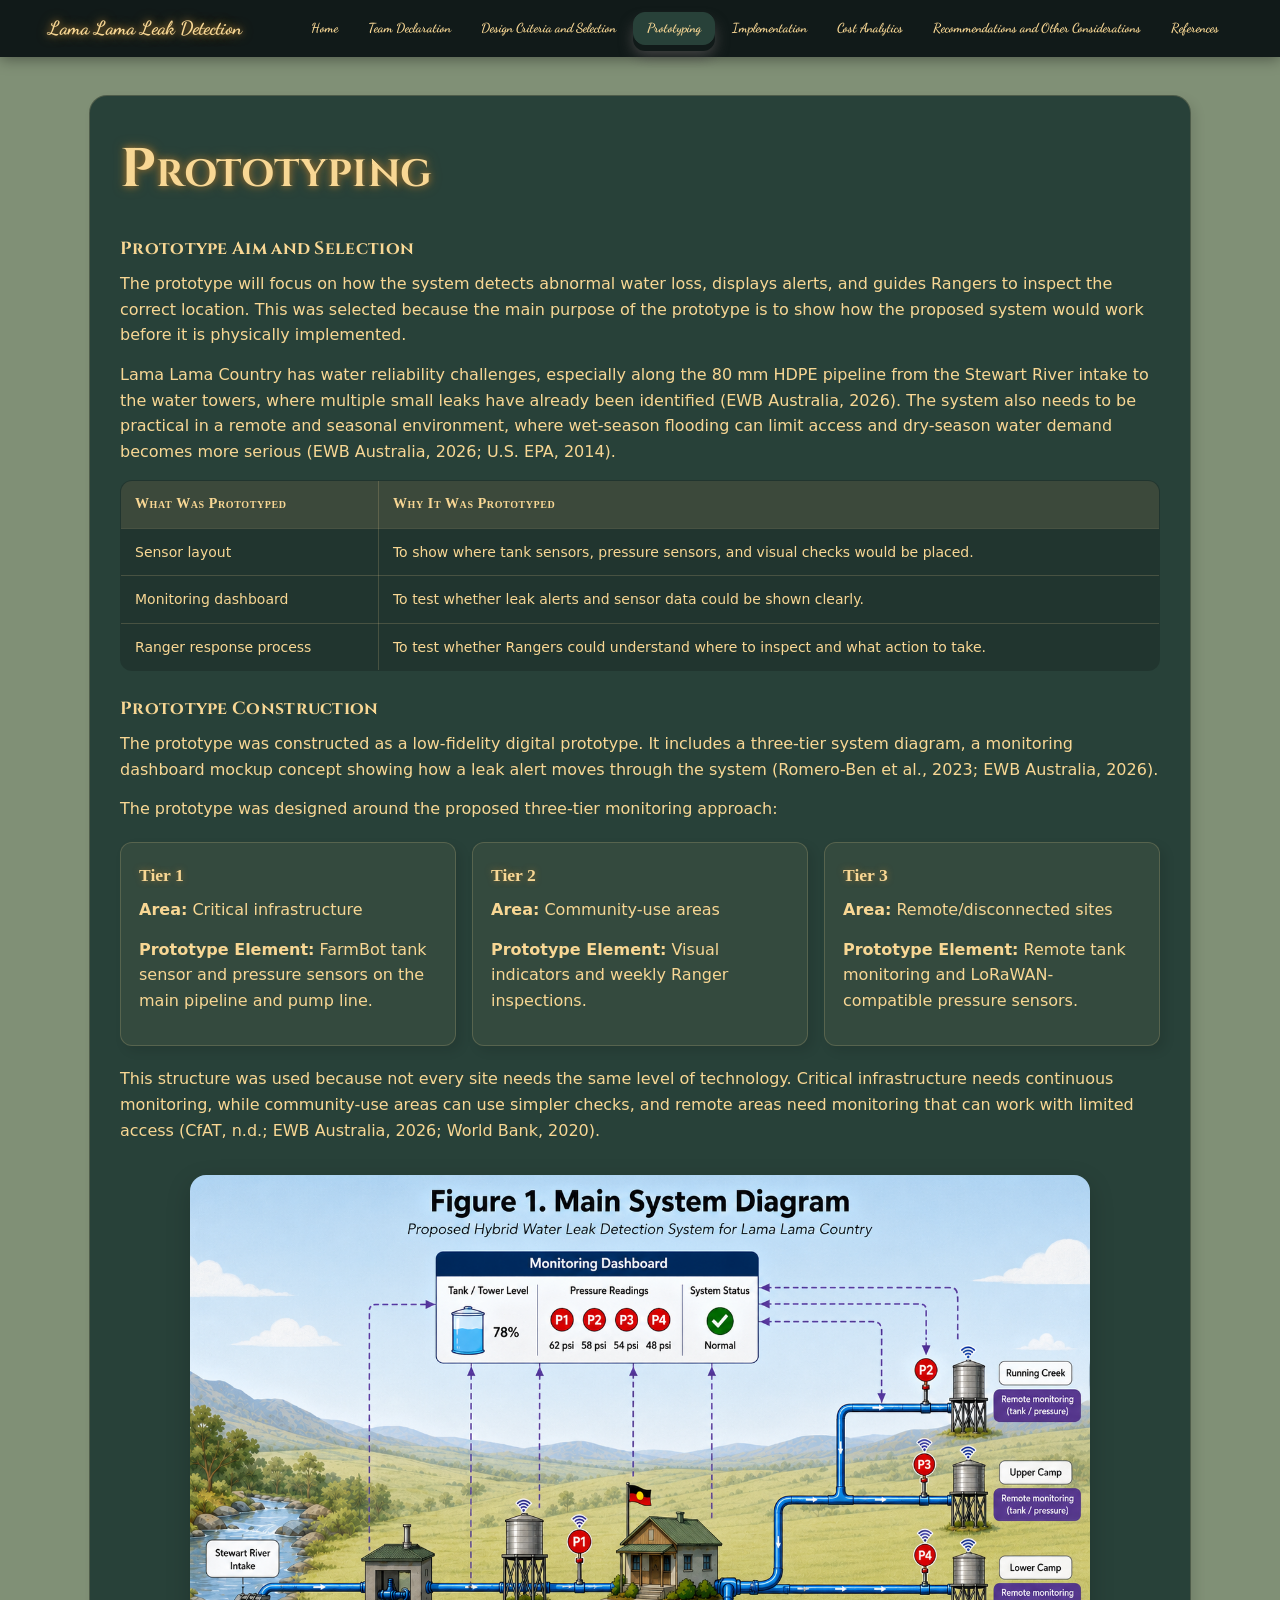
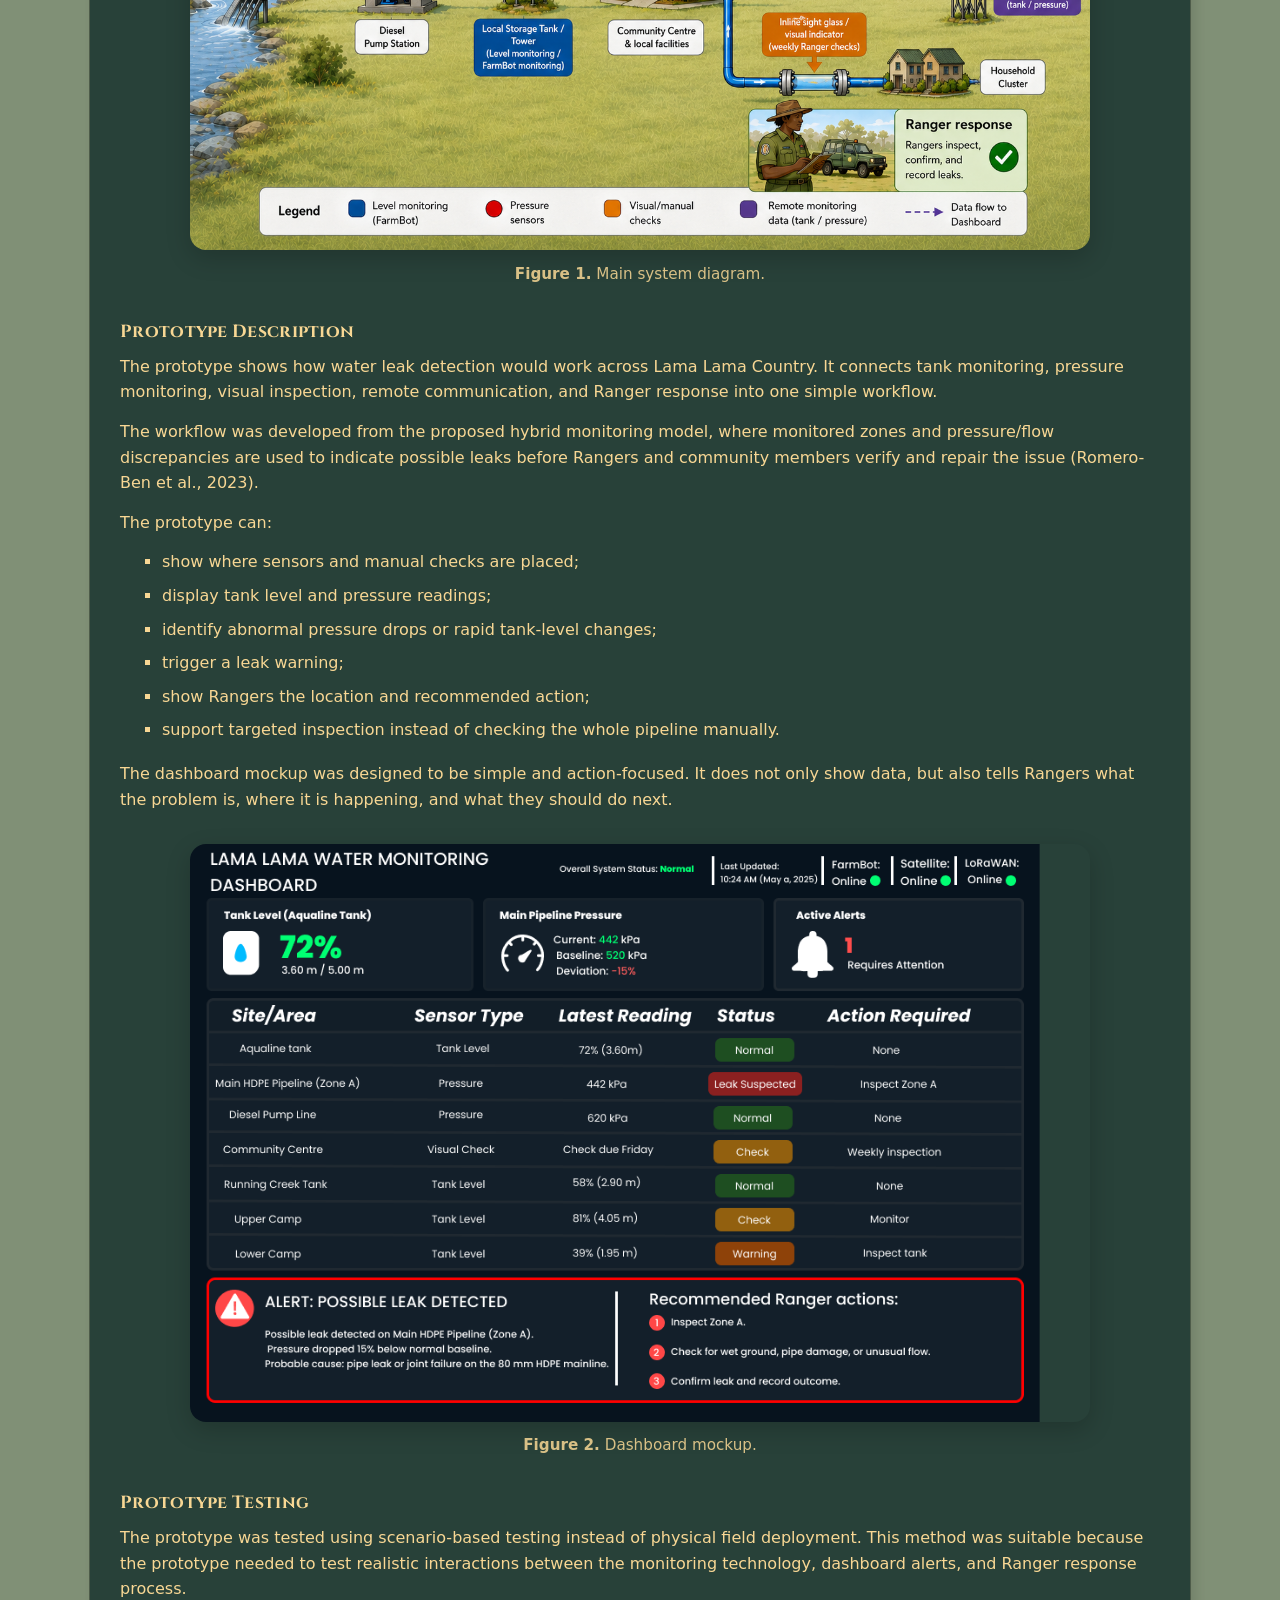
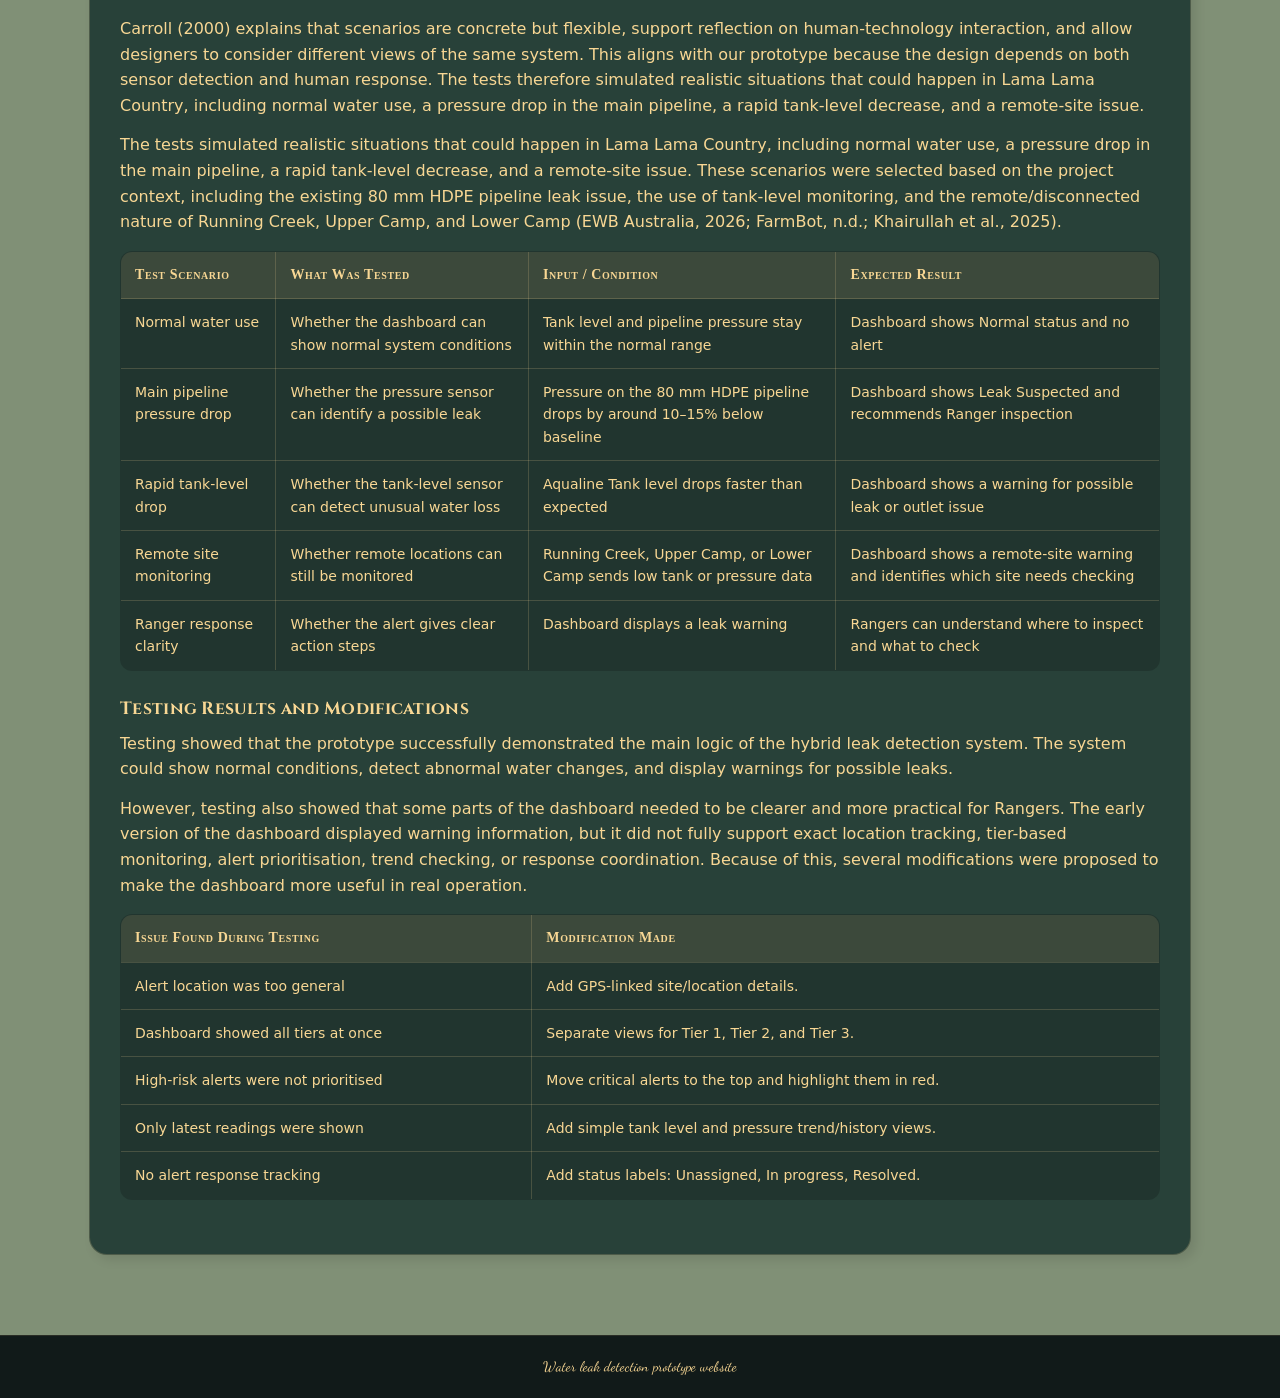
<file: prototyping.html>
<!DOCTYPE html>
<html lang="en">

<head>
  <meta charset="UTF-8" />
  <meta name="viewport" content="width=device-width, initial-scale=1.0" />
  <title>Prototyping</title>
  <link rel="preconnect" href="https://fonts.googleapis.com" />
  <link rel="preconnect" href="https://fonts.gstatic.com" crossorigin />
  <link
    href="https://fonts.googleapis.com/css2?family=Cinzel:wght@400;600;700&family=Dancing+Script:wght@400;700&display=swap"
    rel="stylesheet" />
  <link rel="stylesheet" href="style.css" />
</head>

<body>
  <header>
    <div class="navbar">
      <div class="logo">Lama Lama Leak Detection</div>
      <nav>
        <ul>
          <li><a href="index.html">Home</a></li>
          <li><a href="teamDeclaration.html">Team Declaration</a></li>
          <li><a href="designCriteria.html">Design Criteria and Selection</a></li>
          <li><a class="active" href="prototyping.html">Prototyping</a></li>
          <li><a href="implementation.html">Implementation</a></li>
          <li><a href="costAnalytics.html">Cost Analytics</a></li>
          <li><a href="recommendations.html">Recommendations and Other Considerations</a></li>
          <li><a href="references.html">References</a></li>
        </ul>
      </nav>
    </div>
  </header>

  <main>
    <section class="page">
      <h1>Prototyping</h1>

      <h3>Prototype Aim and Selection</h3>
      <p>The prototype will focus on how the system detects abnormal water loss, displays alerts, and guides Rangers to
        inspect the correct location. This was selected because the main purpose of the prototype is to show how the
        proposed system would work before it is physically implemented.</p>
      <p>Lama Lama Country has water reliability challenges, especially along the 80 mm HDPE pipeline from the Stewart
        River intake to the water towers, where multiple small leaks have already been identified (EWB Australia, 2026).
        The system also needs to be practical in a remote and seasonal environment, where wet-season flooding can limit
        access and dry-season water demand becomes more serious (EWB Australia, 2026; U.S. EPA, 2014).</p>

      <table>
        <tr>
          <th>What Was Prototyped</th>
          <th>Why It Was Prototyped</th>
        </tr>
        <tr>
          <td>Sensor layout</td>
          <td>To show where tank sensors, pressure sensors, and visual checks would be placed.</td>
        </tr>
        <tr>
          <td>Monitoring dashboard</td>
          <td>To test whether leak alerts and sensor data could be shown clearly.</td>
        </tr>
        <tr>
          <td>Ranger response process</td>
          <td>To test whether Rangers could understand where to inspect and what action to take.</td>
        </tr>
      </table>

      <h3>Prototype Construction</h3>
      <p>The prototype was constructed as a low-fidelity digital prototype. It includes a three-tier system diagram, a
        monitoring dashboard mockup concept showing how a leak alert moves through the system (Romero-Ben et al., 2023;
        EWB Australia, 2026).</p>
      <p>The prototype was designed around the proposed three-tier monitoring approach:</p>

      <div class="tier-grid">
        <div class="tier">
          <strong>Tier 1</strong>
          <p><b>Area:</b> Critical infrastructure</p>
          <p><b>Prototype Element:</b> FarmBot tank sensor and pressure sensors on the main pipeline and pump line.</p>
        </div>
        <div class="tier">
          <strong>Tier 2</strong>
          <p><b>Area:</b> Community-use areas</p>
          <p><b>Prototype Element:</b> Visual indicators and weekly Ranger inspections.</p>
        </div>
        <div class="tier">
          <strong>Tier 3</strong>
          <p><b>Area:</b> Remote/disconnected sites</p>
          <p><b>Prototype Element:</b> Remote tank monitoring and LoRaWAN-compatible pressure sensors.</p>
        </div>
      </div>

      <p>This structure was used because not every site needs the same level of technology. Critical infrastructure
        needs continuous monitoring, while community-use areas can use simpler checks, and remote areas need monitoring
        that can work with limited access (CfAT, n.d.; EWB Australia, 2026; World Bank, 2020).</p>

      <figure class="prototype-figure figure-small">
        <img src="Images/Figure1_MainSystemDiagram.png"
          alt="Main system diagram of the hybrid water leak detection system">
        <figcaption>
          <strong>Figure 1.</strong> Main system diagram.
        </figcaption>
      </figure>

      <h3>Prototype Description</h3>
      <p>The prototype shows how water leak detection would work across Lama Lama Country. It connects tank monitoring,
        pressure monitoring, visual inspection, remote communication, and Ranger response into one simple workflow.</p>
      <p>The workflow was developed from the proposed hybrid monitoring model, where monitored zones and pressure/flow
        discrepancies are used to indicate possible leaks before Rangers and community members verify and repair the
        issue (Romero-Ben et al., 2023).</p>

      <p>The prototype can:</p>
      <ul class="prototype-list">
        <li>show where sensors and manual checks are placed;</li>
        <li>display tank level and pressure readings;</li>
        <li>identify abnormal pressure drops or rapid tank-level changes;</li>
        <li>trigger a leak warning;</li>
        <li>show Rangers the location and recommended action;</li>
        <li>support targeted inspection instead of checking the whole pipeline manually.</li>
      </ul>

      <p>The dashboard mockup was designed to be simple and action-focused. It does not only show data, but also tells
        Rangers what the problem is, where it is happening, and what they should do next.</p>

      <figure class="prototype-figure">
        <img src="Images/MonitoringDashboard.png" alt="Dashboard mockup for Lama Lama water monitoring system">
        <figcaption>
          <strong>Figure 2.</strong> Dashboard mockup.
        </figcaption>
      </figure>

      <h3>Prototype Testing</h3>
      <p>The prototype was tested using scenario-based testing instead of physical field deployment. This method was
        suitable because the prototype needed to test realistic interactions between the monitoring technology,
        dashboard alerts, and Ranger response process.</p>
      <p>Carroll (2000) explains that scenarios are concrete but flexible, support reflection on human-technology
        interaction, and allow designers to consider different views of the same system. This aligns with our prototype
        because the design depends on both sensor detection and human response. The tests therefore simulated realistic
        situations that could happen in Lama Lama Country, including normal water use, a pressure drop in the main
        pipeline, a rapid tank-level decrease, and a remote-site issue.</p>
      <p>The tests simulated realistic situations that could happen in Lama Lama Country, including normal water use, a
        pressure drop in the main pipeline, a rapid tank-level decrease, and a remote-site issue. These scenarios were
        selected based on the project context, including the existing 80 mm HDPE pipeline leak issue, the use of
        tank-level monitoring, and the remote/disconnected nature of Running Creek, Upper Camp, and Lower Camp (EWB
        Australia, 2026; FarmBot, n.d.; Khairullah et al., 2025).</p>

      <table>
        <tr>
          <th>Test Scenario</th>
          <th>What Was Tested</th>
          <th>Input / Condition</th>
          <th>Expected Result</th>
        </tr>
        <tr>
          <td>Normal water use</td>
          <td>Whether the dashboard can show normal system conditions</td>
          <td>Tank level and pipeline pressure stay within the normal range</td>
          <td>Dashboard shows Normal status and no alert</td>
        </tr>
        <tr>
          <td>Main pipeline pressure drop</td>
          <td>Whether the pressure sensor can identify a possible leak</td>
          <td>Pressure on the 80 mm HDPE pipeline drops by around 10–15% below baseline</td>
          <td>Dashboard shows Leak Suspected and recommends Ranger inspection</td>
        </tr>
        <tr>
          <td>Rapid tank-level drop</td>
          <td>Whether the tank-level sensor can detect unusual water loss</td>
          <td>Aqualine Tank level drops faster than expected</td>
          <td>Dashboard shows a warning for possible leak or outlet issue</td>
        </tr>
        <tr>
          <td>Remote site monitoring</td>
          <td>Whether remote locations can still be monitored</td>
          <td>Running Creek, Upper Camp, or Lower Camp sends low tank or pressure data</td>
          <td>Dashboard shows a remote-site warning and identifies which site needs checking</td>
        </tr>
        <tr>
          <td>Ranger response clarity</td>
          <td>Whether the alert gives clear action steps</td>
          <td>Dashboard displays a leak warning</td>
          <td>Rangers can understand where to inspect and what to check</td>
        </tr>
      </table>

      <h3>Testing Results and Modifications</h3>
      <p>Testing showed that the prototype successfully demonstrated the main logic of the hybrid leak detection system.
        The system could show normal conditions, detect abnormal water changes, and display warnings for possible leaks.
      </p>
      <p>However, testing also showed that some parts of the dashboard needed to be clearer and more practical for
        Rangers. The early version of the dashboard displayed warning information, but it did not fully support exact
        location tracking, tier-based monitoring, alert prioritisation, trend checking, or response coordination.
        Because of this, several modifications were proposed to make the dashboard more useful in real operation.</p>

      <table>
        <tr>
          <th>Issue Found During Testing</th>
          <th>Modification Made</th>
        </tr>
        <tr>
          <td>Alert location was too general</td>
          <td>Add GPS-linked site/location details.</td>
        </tr>
        <tr>
          <td>Dashboard showed all tiers at once</td>
          <td>Separate views for Tier 1, Tier 2, and Tier 3.</td>
        </tr>
        <tr>
          <td>High-risk alerts were not prioritised</td>
          <td>Move critical alerts to the top and highlight them in red.</td>
        </tr>
        <tr>
          <td>Only latest readings were shown</td>
          <td>Add simple tank level and pressure trend/history views.</td>
        </tr>
        <tr>
          <td>No alert response tracking</td>
          <td>Add status labels: Unassigned, In progress, Resolved.</td>
        </tr>
      </table>
    </section>
  </main>

  <footer>
    Water leak detection prototype website
  </footer>
</body>

</html>
</file>
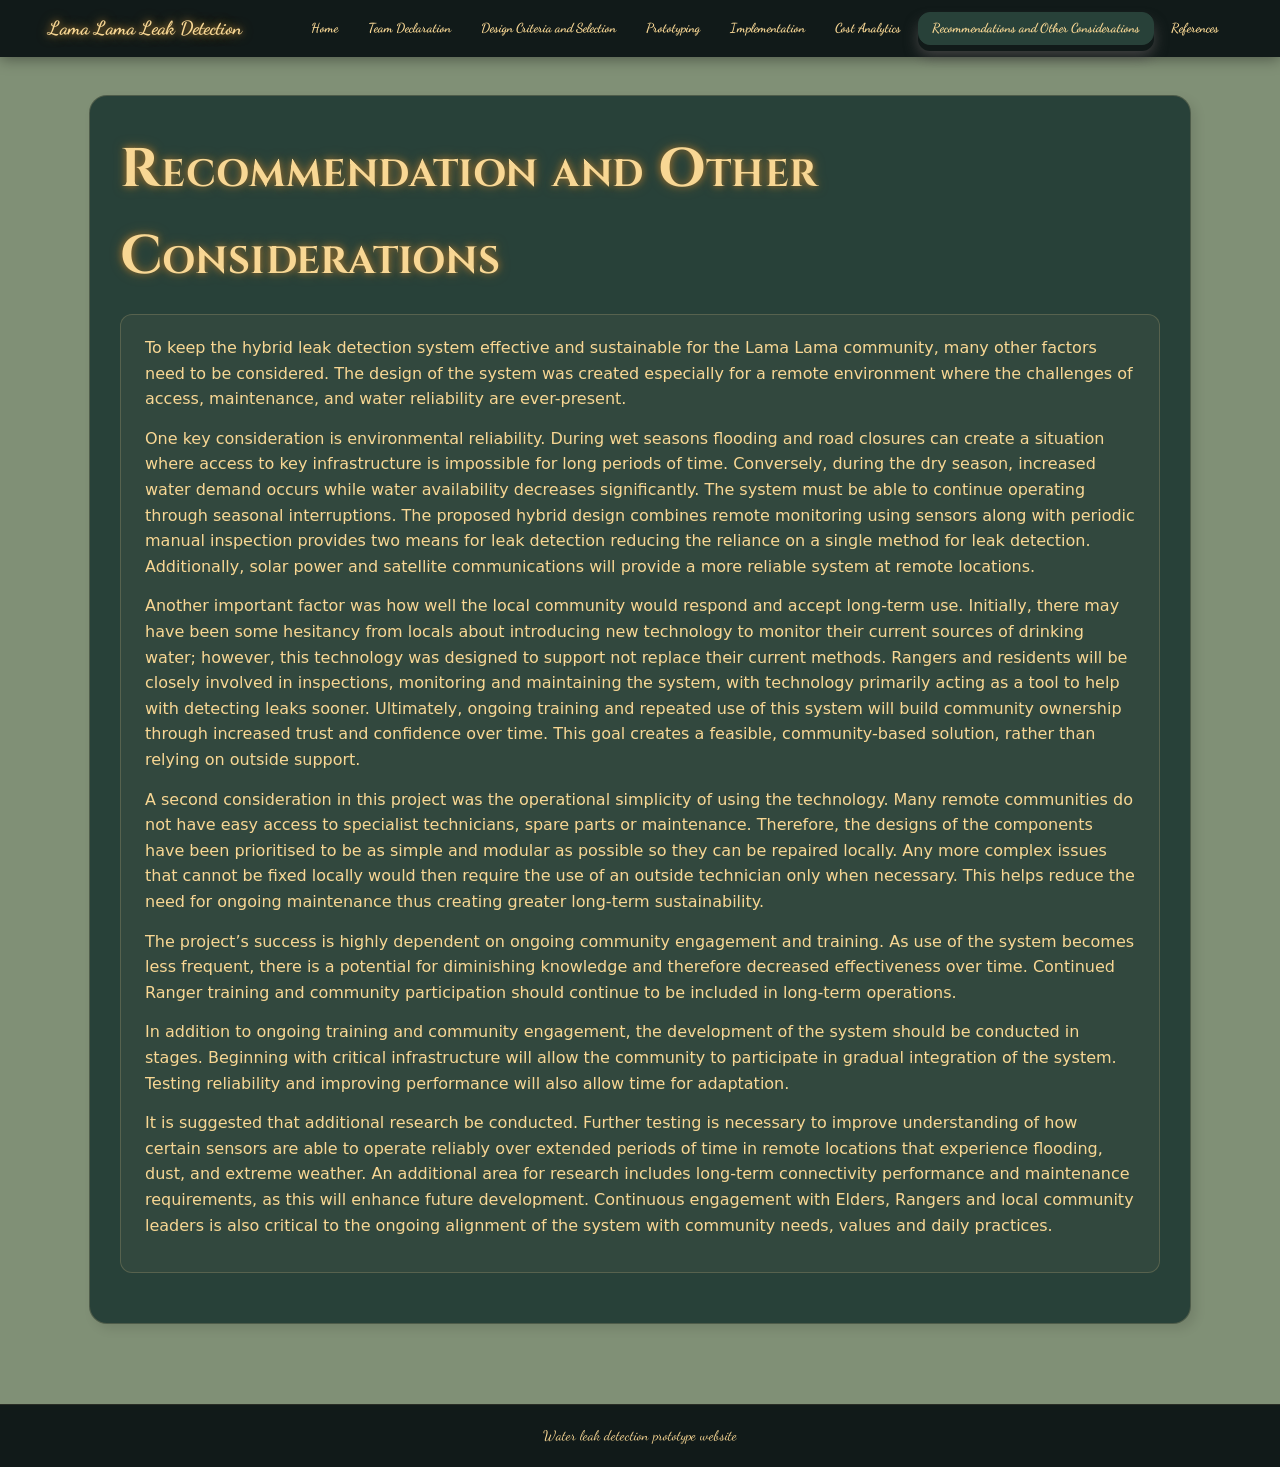
<file: recommendations.html>
<!DOCTYPE html>
<html lang="en">

<head>
  <meta charset="UTF-8" />
  <meta name="viewport" content="width=device-width, initial-scale=1.0" />
  <title>Other Consideration</title>
  <link rel="preconnect" href="https://fonts.googleapis.com" />
  <link rel="preconnect" href="https://fonts.gstatic.com" crossorigin />
  <link
    href="https://fonts.googleapis.com/css2?family=Cinzel:wght@400;600;700&family=Dancing+Script:wght@400;700&display=swap"
    rel="stylesheet" />
  <link rel="stylesheet" href="style.css" />
</head>

<body>
  <header>
    <div class="navbar">
      <div class="logo">Lama Lama Leak Detection</div>
      <nav>
        <ul>
          <li><a href="index.html">Home</a></li>
          <li><a href="teamDeclaration.html">Team Declaration</a></li>
          <li><a href="designCriteria.html">Design Criteria and Selection</a></li>
          <li><a href="prototyping.html">Prototyping</a></li>
          <li><a href="implementation.html">Implementation</a></li>
          <li><a href="costAnalytics.html">Cost Analytics</a></li>
          <li><a class="active" href="recommendations.html">Recommendations and Other Considerations</a></li>
          <li><a href="references.html">References</a></li>
        </ul>
      </nav>
    </div>
  </header>


  <main>
    <section class="page recommendation-consideration-page">

      <h1>Recommendation and Other Considerations</h1>

      <section class="content-card">

        <p>
          To keep the hybrid leak detection system effective and sustainable for the Lama Lama community, many other
          factors need to be considered. The design of the system was created especially for a remote environment where
          the challenges of access, maintenance, and water reliability are ever-present.
        </p>

        <p>
          One key consideration is environmental reliability. During wet seasons flooding and road closures can create a
          situation where access to key infrastructure is impossible for long periods of time. Conversely, during the
          dry season, increased water demand occurs while water availability decreases significantly. The system must be
          able to continue operating through seasonal interruptions. The proposed hybrid design combines remote
          monitoring using sensors along with periodic manual inspection provides two means for leak detection reducing
          the reliance on a single method for leak detection. Additionally, solar power and satellite communications
          will provide a more reliable system at remote locations.
        </p>

        <p>
          Another important factor was how well the local community would respond and accept long-term use. Initially,
          there may have been some hesitancy from locals about introducing new technology to monitor their current
          sources of drinking water; however, this technology was designed to support not replace their current methods.
          Rangers and residents will be closely involved in inspections, monitoring and maintaining the system, with
          technology primarily acting as a tool to help with detecting leaks sooner. Ultimately, ongoing training and
          repeated use of this system will build community ownership through increased trust and confidence over time.
          This goal creates a feasible, community-based solution, rather than relying on outside support.
        </p>

        <p>
          A second consideration in this project was the operational simplicity of using the technology. Many remote
          communities do not have easy access to specialist technicians, spare parts or maintenance. Therefore, the
          designs of the components have been prioritised to be as simple and modular as possible so they can be
          repaired locally. Any more complex issues that cannot be fixed locally would then require the use of an
          outside technician only when necessary. This helps reduce the need for ongoing maintenance thus creating
          greater long-term sustainability.
        </p>

        <p>
          The project’s success is highly dependent on ongoing community engagement and training. As use of the system
          becomes less frequent, there is a potential for diminishing knowledge and therefore decreased effectiveness
          over time. Continued Ranger training and community participation should continue to be included in long-term
          operations.
        </p>

        <p>
          In addition to ongoing training and community engagement, the development of the system should be conducted in
          stages. Beginning with critical infrastructure will allow the community to participate in gradual integration
          of the system. Testing reliability and improving performance will also allow time for adaptation.
        </p>

        <p>
          It is suggested that additional research be conducted. Further testing is necessary to improve understanding
          of how certain sensors are able to operate reliably over extended periods of time in remote locations that
          experience flooding, dust, and extreme weather. An additional area for research includes long-term
          connectivity performance and maintenance requirements, as this will enhance future development. Continuous
          engagement with Elders, Rangers and local community leaders is also critical to the ongoing alignment of the
          system with community needs, values and daily practices.
        </p>

      </section>

    </section>
  </main>

  <footer>
    Water leak detection prototype website
  </footer>
</body>

</html>
</file>
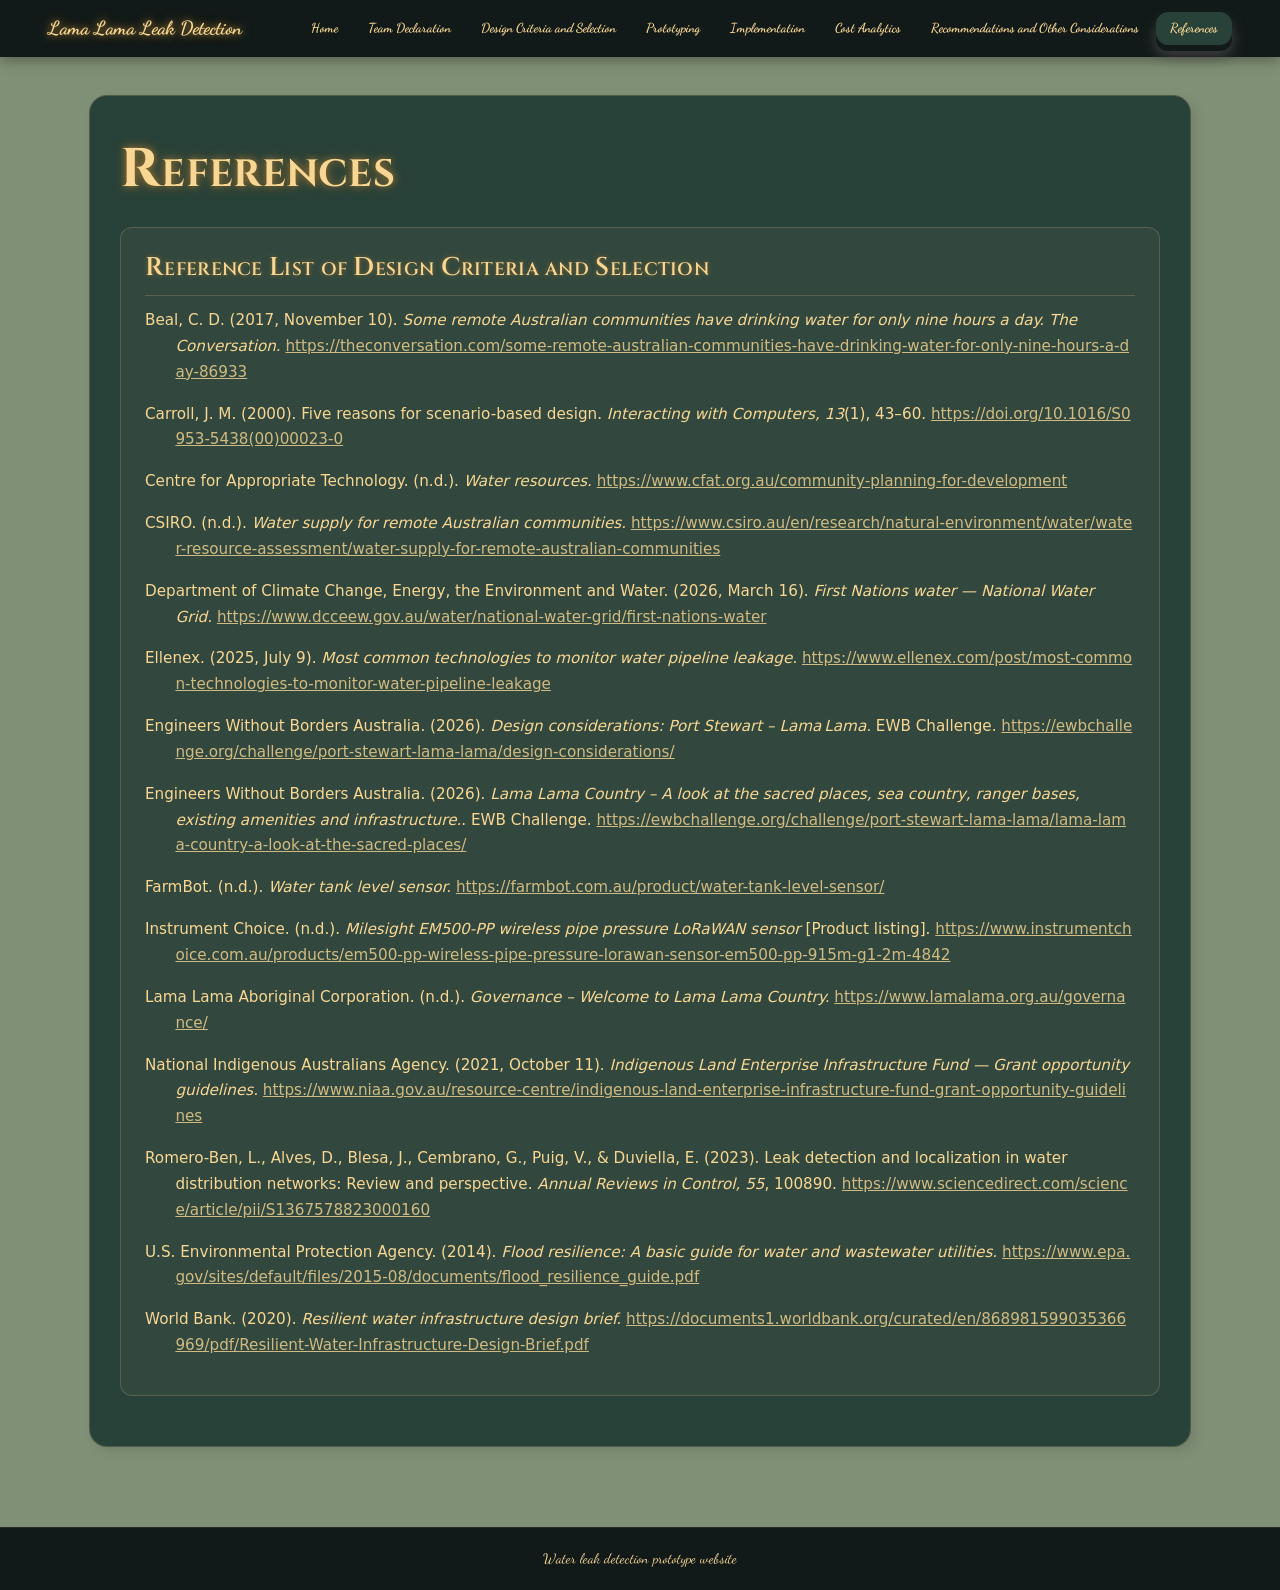
<file: references.html>
<!DOCTYPE html>
<html lang="en">

<head>
  <meta charset="UTF-8" />
  <meta name="viewport" content="width=device-width, initial-scale=1.0" />
  <title>References</title>
  <link rel="preconnect" href="https://fonts.googleapis.com" />
  <link rel="preconnect" href="https://fonts.gstatic.com" crossorigin />
  <link
    href="https://fonts.googleapis.com/css2?family=Cinzel:wght@400;600;700&family=Dancing+Script:wght@400;700&display=swap"
    rel="stylesheet" />
  <link rel="stylesheet" href="style.css" />
</head>

<body>
  <header>
    <div class="navbar">
      <div class="logo">Lama Lama Leak Detection</div>
      <nav>
        <ul>
          <li><a href="index.html">Home</a></li>
          <li><a href="teamDeclaration.html">Team Declaration</a></li>
          <li><a href="designCriteria.html">Design Criteria and Selection</a></li>
          <li><a href="prototyping.html">Prototyping</a></li>
          <li><a href="implementation.html">Implementation</a></li>
          <li><a href="costAnalytics.html">Cost Analytics</a></li>
          <li><a href="recommendations.html">Recommendations and Other Considerations</a></li>
          <li><a class="active" href="references.html">References</a></li>
        </ul>
      </nav>
    </div>
  </header>


  <main>
    <section class="page">

      <h1>References</h1>

      <section class="content-card">
        <h2>Reference List of Design Criteria and Selection</h2>
        <ul class="ref-list">
          <li>
            Beal, C. D. (2017, November 10). <em>Some remote Australian communities have drinking water for only nine
              hours a day.</em> <em>The Conversation.</em>
            <a href="https://theconversation.com/some-remote-australian-communities-have-drinking-water-for-only-nine-hours-a-day-86933"
              target="_blank">https://theconversation.com/some-remote-australian-communities-have-drinking-water-for-only-nine-hours-a-day-86933</a>
          </li>

          <li>
            Carroll, J. M. (2000). Five reasons for scenario-based design. <em>Interacting with Computers, 13</em>(1),
            43–60.
            <a href="https://doi.org/10.1016/S0953-5438(00)00023-0"
              target="_blank">https://doi.org/10.1016/S0953-5438(00)00023-0</a>
          </li>

          <li>
            Centre for Appropriate Technology. (n.d.). <em>Water resources.</em>
            <a href="https://www.cfat.org.au/community-planning-for-development"
              target="_blank">https://www.cfat.org.au/community-planning-for-development</a>
          </li>

          <li>
            CSIRO. (n.d.). <em>Water supply for remote Australian communities.</em>
            <a href="https://www.csiro.au/en/research/natural-environment/water/water-resource-assessment/water-supply-for-remote-australian-communities"
              target="_blank">https://www.csiro.au/en/research/natural-environment/water/water-resource-assessment/water-supply-for-remote-australian-communities</a>
          </li>

          <li>
            Department of Climate Change, Energy, the Environment and Water. (2026, March 16). <em>First Nations water —
              National Water Grid.</em>
            <a href="https://www.dcceew.gov.au/water/national-water-grid/first-nations-water"
              target="_blank">https://www.dcceew.gov.au/water/national-water-grid/first-nations-water</a>
          </li>

          <li>
            Ellenex. (2025, July 9). <em>Most common technologies to monitor water pipeline leakage.</em>
            <a href="https://www.ellenex.com/post/most-common-technologies-to-monitor-water-pipeline-leakage"
              target="_blank">https://www.ellenex.com/post/most-common-technologies-to-monitor-water-pipeline-leakage</a>
          </li>

          <li>
            Engineers Without Borders Australia. (2026). <em>Design considerations: Port Stewart – Lama Lama.</em> EWB Challenge.
            <a href="https://ewbchallenge.org/challenge/port-stewart-lama-lama/design-considerations/"
              target="_blank">https://ewbchallenge.org/challenge/port-stewart-lama-lama/design-considerations/</a>
          </li>

          <li>
            Engineers Without Borders Australia. (2026). <em>Lama Lama Country – A look at the sacred places, sea country,
              ranger bases, existing amenities and infrastructure.</em>. EWB Challenge.
            <a href="https://ewbchallenge.org/challenge/port-stewart-lama-lama/lama-lama-country-a-look-at-the-sacred-places/"
              target="_blank">https://ewbchallenge.org/challenge/port-stewart-lama-lama/lama-lama-country-a-look-at-the-sacred-places/</a>
          </li>

          <li>
            FarmBot. (n.d.). <em>Water tank level sensor.</em>
            <a href="https://farmbot.com.au/product/water-tank-level-sensor/"
              target="_blank">https://farmbot.com.au/product/water-tank-level-sensor/</a>
          </li>

          <li>
            Instrument Choice. (n.d.). <em>Milesight EM500-PP wireless pipe pressure LoRaWAN sensor</em> [Product
            listing].
            <a href="https://www.instrumentchoice.com.au/products/em500-pp-wireless-pipe-pressure-lorawan-sensor-em500-pp-915m-g1-2m-4842"
              target="_blank">https://www.instrumentchoice.com.au/products/em500-pp-wireless-pipe-pressure-lorawan-sensor-em500-pp-915m-g1-2m-4842</a>
          </li>

          <li>
            Lama Lama Aboriginal Corporation. (n.d.). <em>Governance – Welcome to Lama Lama Country.</em>
            <a href="https://www.lamalama.org.au/governance/"
              target="_blank">https://www.lamalama.org.au/governance/</a>
          </li>

          <li>
            National Indigenous Australians Agency. (2021, October 11). <em>Indigenous Land Enterprise Infrastructure
              Fund — Grant opportunity guidelines.</em>
            <a href="https://www.niaa.gov.au/resource-centre/indigenous-land-enterprise-infrastructure-fund-grant-opportunity-guidelines"
              target="_blank">https://www.niaa.gov.au/resource-centre/indigenous-land-enterprise-infrastructure-fund-grant-opportunity-guidelines</a>
          </li>

          <li>
            Romero-Ben, L., Alves, D., Blesa, J., Cembrano, G., Puig, V., &amp; Duviella, E. (2023). Leak detection and
            localization in water distribution networks: Review and perspective. <em>Annual Reviews in Control, 55</em>,
            100890.
            <a href="https://www.sciencedirect.com/science/article/pii/S1367578823000160"
              target="_blank">https://www.sciencedirect.com/science/article/pii/S1367578823000160</a>
          </li>

          <li>
            U.S. Environmental Protection Agency. (2014). <em>Flood resilience: A basic guide for water and wastewater
              utilities.</em>
            <a href="https://www.epa.gov/sites/default/files/2015-08/documents/flood_resilience_guide.pdf"
              target="_blank">https://www.epa.gov/sites/default/files/2015-08/documents/flood_resilience_guide.pdf</a>
          </li>

          <li>
            World Bank. (2020). <em>Resilient water infrastructure design brief.</em>
            <a href="https://documents1.worldbank.org/curated/en/868981599035366969/pdf/Resilient-Water-Infrastructure-Design-Brief.pdf"
              target="_blank">https://documents1.worldbank.org/curated/en/868981599035366969/pdf/Resilient-Water-Infrastructure-Design-Brief.pdf</a>
          </li>

        </ul>
      </section>

    </section>
  </main>

  <footer>
    Water leak detection prototype website
  </footer>
</body>

</html>
</file>
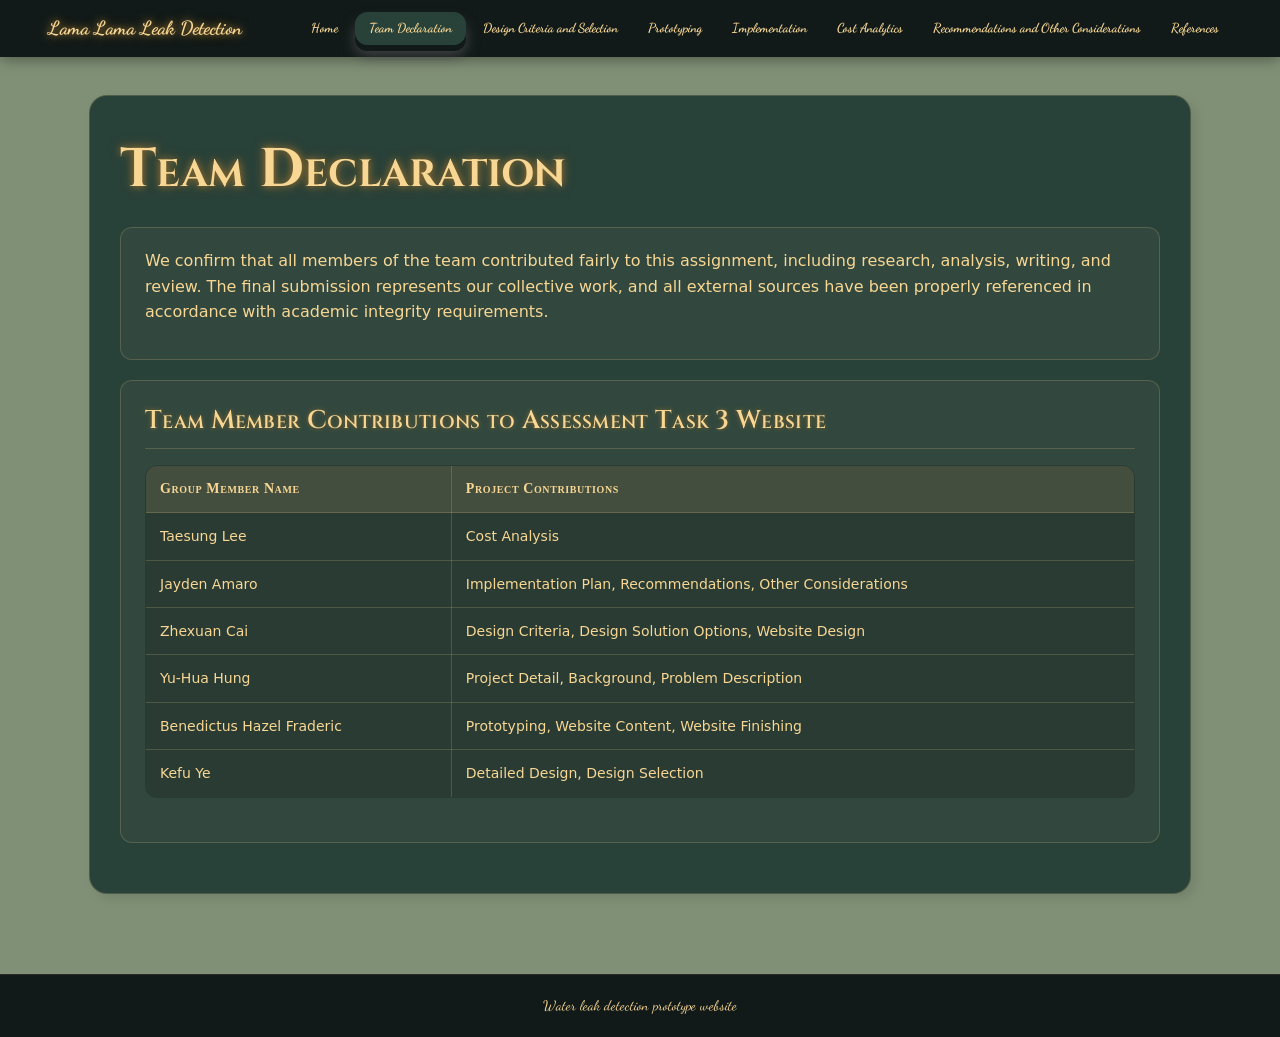
<file: teamDeclaration.html>
<!DOCTYPE html>
<html lang="en">
<head>
  <meta charset="UTF-8" />
  <meta name="viewport" content="width=device-width, initial-scale=1.0" />
  <title>Team Declaration</title>
  <link rel="preconnect" href="https://fonts.googleapis.com" />
  <link rel="preconnect" href="https://fonts.gstatic.com" crossorigin />
  <link href="https://fonts.googleapis.com/css2?family=Cinzel:wght@400;600;700&family=Dancing+Script:wght@400;700&display=swap" rel="stylesheet" />
  <link rel="stylesheet" href="style.css" />
</head>

<body>

<header>
  <div class="navbar">
    <div class="logo">Lama Lama Leak Detection</div>
    <nav>
      <ul>
        <li><a href="index.html">Home</a></li>
        <li><a class="active" href="teamDeclaration.html">Team Declaration</a></li>
        <li><a href="designCriteria.html">Design Criteria and Selection</a></li>
        <li><a href="prototyping.html">Prototyping</a></li>
        <li><a href="implementation.html">Implementation</a></li>
        <li><a href="costAnalytics.html">Cost Analytics</a></li>
        <li><a href="recommendations.html">Recommendations and Other Considerations</a></li>
        <li><a href="references.html">References</a></li>
      </ul>
    </nav>
  </div>
</header>

<main>
  <section class="page team-declaration-page">

    <h1>Team Declaration</h1>

    <section class="content-card">
      <p>
        We confirm that all members of the team contributed fairly to this assignment, including research,
        analysis, writing, and review. The final submission represents our collective work, and all external
        sources have been properly referenced in accordance with academic integrity requirements.
      </p>
    </section>

    <section class="content-card">
      <h2>Team Member Contributions to Assessment Task 3 Website</h2>

      <table>
        <tr>
          <th>Group Member Name</th>
          <th>Project Contributions</th>
        </tr>

        <tr>
          <td>Taesung Lee</td>
          <td>Cost Analysis</td>
        </tr>

        <tr>
          <td>Jayden Amaro</td>
          <td>Implementation Plan, Recommendations, Other Considerations</td>
        </tr>

        <tr>
          <td>Zhexuan Cai</td>
          <td>Design Criteria, Design Solution Options, Website Design</td>
        </tr>

        <tr>
          <td>Yu-Hua Hung</td>
          <td>Project Detail, Background, Problem Description</td>
        </tr>

        <tr>
          <td>Benedictus Hazel Fraderic</td>
          <td>Prototyping, Website Content, Website Finishing</td>
        </tr>

        <tr>
          <td>Kefu Ye</td>
          <td>Detailed Design, Design Selection</td>
        </tr>
      </table>
    </section>

  </section>
</main>

<footer>
  Water leak detection prototype website
</footer>

</body>
</html>
</file>
<file: style.css>
/* ===========================================================================
   Lama Lama Leak Detection — External CSS
   Design language adapted from IWBS001 A2 style.
   =========================================================================== */

/* =========================
   0) Reset & Variables
   ========================= */
:root {
  --outer-card-bg: #284139;
  --outer-card-fg: #F8D794;
  --muted: #886830;
  --bg: #809076;
  --ink: #111A19;
  --aux: #454545;
  --warning: #f6b73c;
  --radius: 12px;
  --shadow: 5px 5px 11px #0000001a;
  --border: rgba(248, 215, 148, 0.18);
}

* {
  box-sizing: border-box;
  margin: 0;
  padding: 0;
}

/* =========================
   1) Base & Typography
   ========================= */
html,
body {
  margin: 0;
  padding: 0;
}

body {
  font-family: system-ui, Arial, sans-serif;
  background-color: var(--bg);
  color: var(--outer-card-fg);
  line-height: 1.6;
}

p {
  margin-bottom: 14px;
}

h1 {
  font-family: "Cinzel", "Copperplate", "Copperplate Gothic Light", Garamond, serif;
  font-size: clamp(2.4rem, 3vw + 1rem, 4.5rem);
  color: var(--outer-card-fg);
  font-weight: 700;
  font-variant: small-caps;
  letter-spacing: 1.5px;
  margin: 0 0 14px;
  text-shadow: 0 0 6px var(--muted), 0 0 12px var(--muted);
  animation: fadeSlideUp 1s ease both;
}

h2 {
  font-family: "Cinzel", "Copperplate", "Copperplate Gothic Light", Garamond, serif;
  font-size: clamp(1.3rem, 2vw, 1.8rem);
  color: var(--outer-card-fg);
  font-variant: small-caps;
  letter-spacing: 1.2px;
  font-weight: 600;
  margin: 0 0 10px;
  text-shadow: 0 0 4px var(--muted);
}

h3 {
  font-family: "Cinzel", "Copperplate", "Copperplate Gothic Light", Garamond, serif;
  font-size: 1.1rem;
  color: var(--outer-card-fg);
  letter-spacing: 0.3px;
  margin: 22px 0 8px;
}

h1,
h2,
h3 {
  letter-spacing: .3px;
}

ul,
ol {
  padding-left: 1.25rem;
}

a:hover {
  text-decoration: underline;
}

strong {
  color: var(--outer-card-fg);
}

/* =========================
   2) Header & Nav
   ========================= */
header {
  background: var(--ink);
  color: var(--outer-card-fg);
  position: sticky;
  top: 0;
  z-index: 100;
  box-shadow: 0 2px 14px rgba(0, 0, 0, 0.4);
  padding: 0 16px;
}

.navbar {
  max-width: 1200px;
  margin: 0 auto;
  display: flex;
  align-items: center;
  justify-content: space-between;
  padding: 12px 8px;
  gap: 20px;
}

.logo {
  font-family: "Dancing Script", "Lucida Handwriting", cursive;
  font-size: 19px;
  font-weight: 700;
  color: var(--outer-card-fg);
  white-space: nowrap;
  text-shadow: 0 0 6px var(--muted), 0 0 12px var(--muted);
}

nav ul {
  list-style: none;
  display: flex;
  align-items: center;
  gap: 4px;
}

nav a,
.dropbtn {
  font-family: "Dancing Script", "Lucida Handwriting", cursive;
  color: var(--outer-card-fg);
  text-decoration: none;
  padding: 9px 13px;
  border-radius: var(--radius);
  font-size: 13px;
  font-weight: 700;
  background: transparent;
  border: none;
  cursor: pointer;
  display: inline-block;
  line-height: 1;
  transition: color .3s ease, background .2s ease, box-shadow .15s ease, transform .15s ease;
}

nav a:hover,
.dropdown:hover .dropbtn {
  background: var(--outer-card-bg);
  color: var(--bg);
  box-shadow: 0 4px 0 var(--aux), 0 6px 12px rgba(0, 0, 0, 0.3);
  text-decoration: none;
  transform: translateY(-1px);
}

nav a.active {
  background: var(--outer-card-bg);
  color: var(--outer-card-fg);
  border: 1px solid var(--outer-card-bg);
  box-shadow: 0 6px 0 var(--ink), 0 10px 14px var(--aux);
}

nav a.active:hover {
  color: var(--bg);
}

/* Dropdown */
.dropdown {
  position: relative;
}

.dropdown-content {
  display: none;
  position: absolute;
  right: 0;
  top: 46px;
  background: var(--outer-card-bg);
  min-width: 200px;
  border-radius: 10px;
  box-shadow: 0 8px 24px rgba(0, 0, 0, 0.35);
  overflow: hidden;
  border: 1px solid var(--border);
  z-index: 200;
}

.dropdown-content a {
  font-family: "Dancing Script", "Lucida Handwriting", cursive;
  color: var(--outer-card-fg);
  display: block;
  padding: 12px 16px;
  border-radius: 0;
  font-size: 13px;
}

.dropdown-content a:hover,
.dropdown-content a.active {
  background: rgba(248, 215, 148, 0.12);
  text-decoration: none;
}

.dropdown:hover .dropdown-content {
  display: block;
}

/* =========================
   3) Layout
   ========================= */
main {
  max-width: 1150px;
  margin: 0 auto;
  padding: 38px 24px 80px;
}

/* =========================
   4) Page & Cards
   ========================= */
.page {
  background: var(--outer-card-bg);
  border: 1px solid var(--border);
  border-radius: 18px;
  padding: 30px;
  min-height: 420px;
  box-shadow: var(--shadow);
  animation: fadeUp 1s ease both;
}

.blank-page {
  background: var(--outer-card-bg);
}

/* Hero section on Home */
.hero-section {
  text-align: center;
  padding: 32px 20px 24px;
  margin-bottom: 24px;
  border-bottom: 1px solid var(--border);
}

.hero-section p {
  font-family: "Century Gothic", "Gill Sans", sans-serif;
  font-size: 1.1rem;
  max-width: 720px;
  margin: 0 auto;
  color: var(--outer-card-fg);
  opacity: 0.9;
}

/* Content cards within pages */
.content-card {
  background: rgba(248, 215, 148, 0.05);
  border: 1px solid var(--border);
  border-radius: var(--radius);
  padding: 20px 24px;
  margin-bottom: 20px;
  animation: fadeUp 1.2s ease both;
}

.content-card h2 {
  margin-bottom: 12px;
  padding-bottom: 6px;
  border-bottom: 1px solid var(--border);
}

/* Reference list (APA hanging indent) */
.ref-list {
  list-style: none;
  padding: 0;
}

.ref-list li {
  padding-left: 2em;
  text-indent: -2em;
  margin-bottom: 16px;
  line-height: 1.7;
  font-size: 0.95rem;
}

.ref-list a {
  color: var(--outer-card-fg);
  word-break: break-all;
  opacity: 0.8;
}

.ref-list a:hover {
  opacity: 1;
  text-decoration: underline;
}

/* Needs/problem statement highlight */
.needs-statement {
  font-family: "Copperplate", Garamond, serif;
  font-style: italic;
  font-size: 1.05rem;
  background: rgba(248, 215, 148, 0.08);
  border-left: 4px solid var(--muted);
  padding: 12px 16px;
  border-radius: 0 var(--radius) var(--radius) 0;
  margin-bottom: 14px;
  text-shadow: 0 0 4px var(--muted);
}

/* =========================
   5) Tables
   ========================= */
table {
  width: 100%;
  border-collapse: collapse;
  margin: 16px 0 24px;
  background: rgba(0, 0, 0, 0.18);
  border-radius: var(--radius);
  overflow: hidden;
  border: 1px solid var(--border);
}

th,
td {
  border: 1px solid var(--border);
  padding: 12px 14px;
  text-align: left;
  vertical-align: top;
  font-size: 14px;
  color: var(--outer-card-fg);
}

th {
  background: rgba(248, 215, 148, 0.12);
  font-family: "Copperplate", Garamond, serif;
  font-variant: small-caps;
  font-weight: 700;
  letter-spacing: 0.6px;
}

/* =========================
   6) Components
   ========================= */


.figure-small img {
  width: 85%;
  max-width: 650px;
}

.figure-tiny img {
  width: 70%;
  max-width: 420px;
}

.prototype-figure figcaption {
  margin-top: 0.8rem;
  font-size: 0.95rem;
  line-height: 1.5;
  color: var(--outer-card-fg);
  opacity: 0.85;
}

/* Prototype list */
.prototype-list {
  margin: 12px 0 18px 22px;
}

.prototype-list li {
  margin-bottom: 8px;
  list-style: square;
}

/* Tier grid */
.tier-grid {
  display: grid;
  grid-template-columns: repeat(auto-fit, minmax(240px, 1fr));
  gap: 16px;
  margin: 20px 0;
}

.tier {
  border-radius: var(--radius);
  padding: 18px;
  border: 1px solid var(--border);
  background: rgba(248, 215, 148, 0.06);
  animation: fadeUp 1.45s ease both;
  box-shadow: var(--shadow);
}

.tier strong {
  display: inline-block;
  margin-bottom: 8px;
  color: var(--outer-card-fg);
  font-size: 1.1rem;
  font-family: "Copperplate", Garamond, serif;
  text-shadow: 0 0 6px var(--muted);
}

/* Status row */
.status-row {
  display: grid;
  grid-template-columns: repeat(auto-fit, minmax(180px, 1fr));
  gap: 14px;
  margin: 18px 0;
}

.status-box {
  padding: 16px;
  border-radius: var(--radius);
  background: rgba(248, 215, 148, 0.07);
  border: 1px solid var(--border);
  text-align: center;
  box-shadow: var(--shadow);
}

.status-box p {
  margin-bottom: 4px;
  font-size: 0.9rem;
  opacity: 0.85;
}

.status-box .number {
  font-size: 1.8rem;
  font-weight: 700;
  color: var(--outer-card-fg);
  font-family: "Copperplate", Garamond, serif;
  text-shadow: 0 0 6px var(--muted), 0 0 12px var(--muted);
  margin: 4px 0;
}

/* Alert box */
.alert-box {
  background: rgba(246, 183, 60, 0.1);
  border: 1px solid rgba(246, 183, 60, 0.35);
  border-left: 5px solid var(--warning);
  padding: 14px 16px;
  border-radius: var(--radius);
  margin: 16px 0;
  color: var(--outer-card-fg);
}

.calculator-button {
  display: inline-block;
  margin-top: 30px;
  padding: 14px 26px;
  background-color: #2f5d40;
  color: white;
  text-decoration: none;
  border-radius: 10px;
  font-weight: bold;
  font-size: 16px;
  transition: 0.3s ease;
}

.calculator-button:hover {
  background-color: #1f3d2b;
  transform: translateY(-2px);
}

/* =========================
   7) Footer
   ========================= */
footer {
  text-align: center;
  padding: 20px;
  color: var(--outer-card-fg);
  font-size: 14px;
  font-family: "Dancing Script", "Lucida Handwriting", Arial, sans-serif;
  background: var(--ink);
  border-top: 1px solid rgba(248, 215, 148, 0.1);
}

/* =========================
   8) Animations
   ========================= */
@keyframes fadeUp {
  from {
    opacity: 0;
    transform: translateY(8px);
  }

  to {
    opacity: 1;
    transform: none;
  }
}

@keyframes fadeSlideUp {
  from {
    opacity: 0;
    transform: translateY(8px);
  }

  to {
    opacity: 1;
    transform: none;
  }
}

/* =========================
   9) Responsive
   ========================= */
/* Make all images responsive */
img {
  max-width: 100%;
  height: auto;
  display: block;
}

.prototype-figure {
  margin: 2rem 0;
  text-align: center;
}

.prototype-figure img {
  width: 100%;
  max-width: 900px;
  height: auto;
  border-radius: 16px;
  box-shadow: 0 8px 24px rgba(0, 0, 0, 0.18);
  margin: 0 auto;
}

@media (max-width: 900px) {
  .navbar {
    flex-direction: column;
    align-items: flex-start;
  }

  nav ul {
    flex-wrap: wrap;
  }

  .dropdown-content {
    left: 0;
    right: auto;
  }
}

@media (max-width: 600px) {
  .page {
    padding: 18px;
  }

  .hero-section h1 {
    font-size: 2.6rem;
  }

  table {
    display: block;
    overflow-x: auto;
    white-space: normal;
  }

  .tier-grid,
  .status-row {
    grid-template-columns: 1fr;
  }
}
</file>
